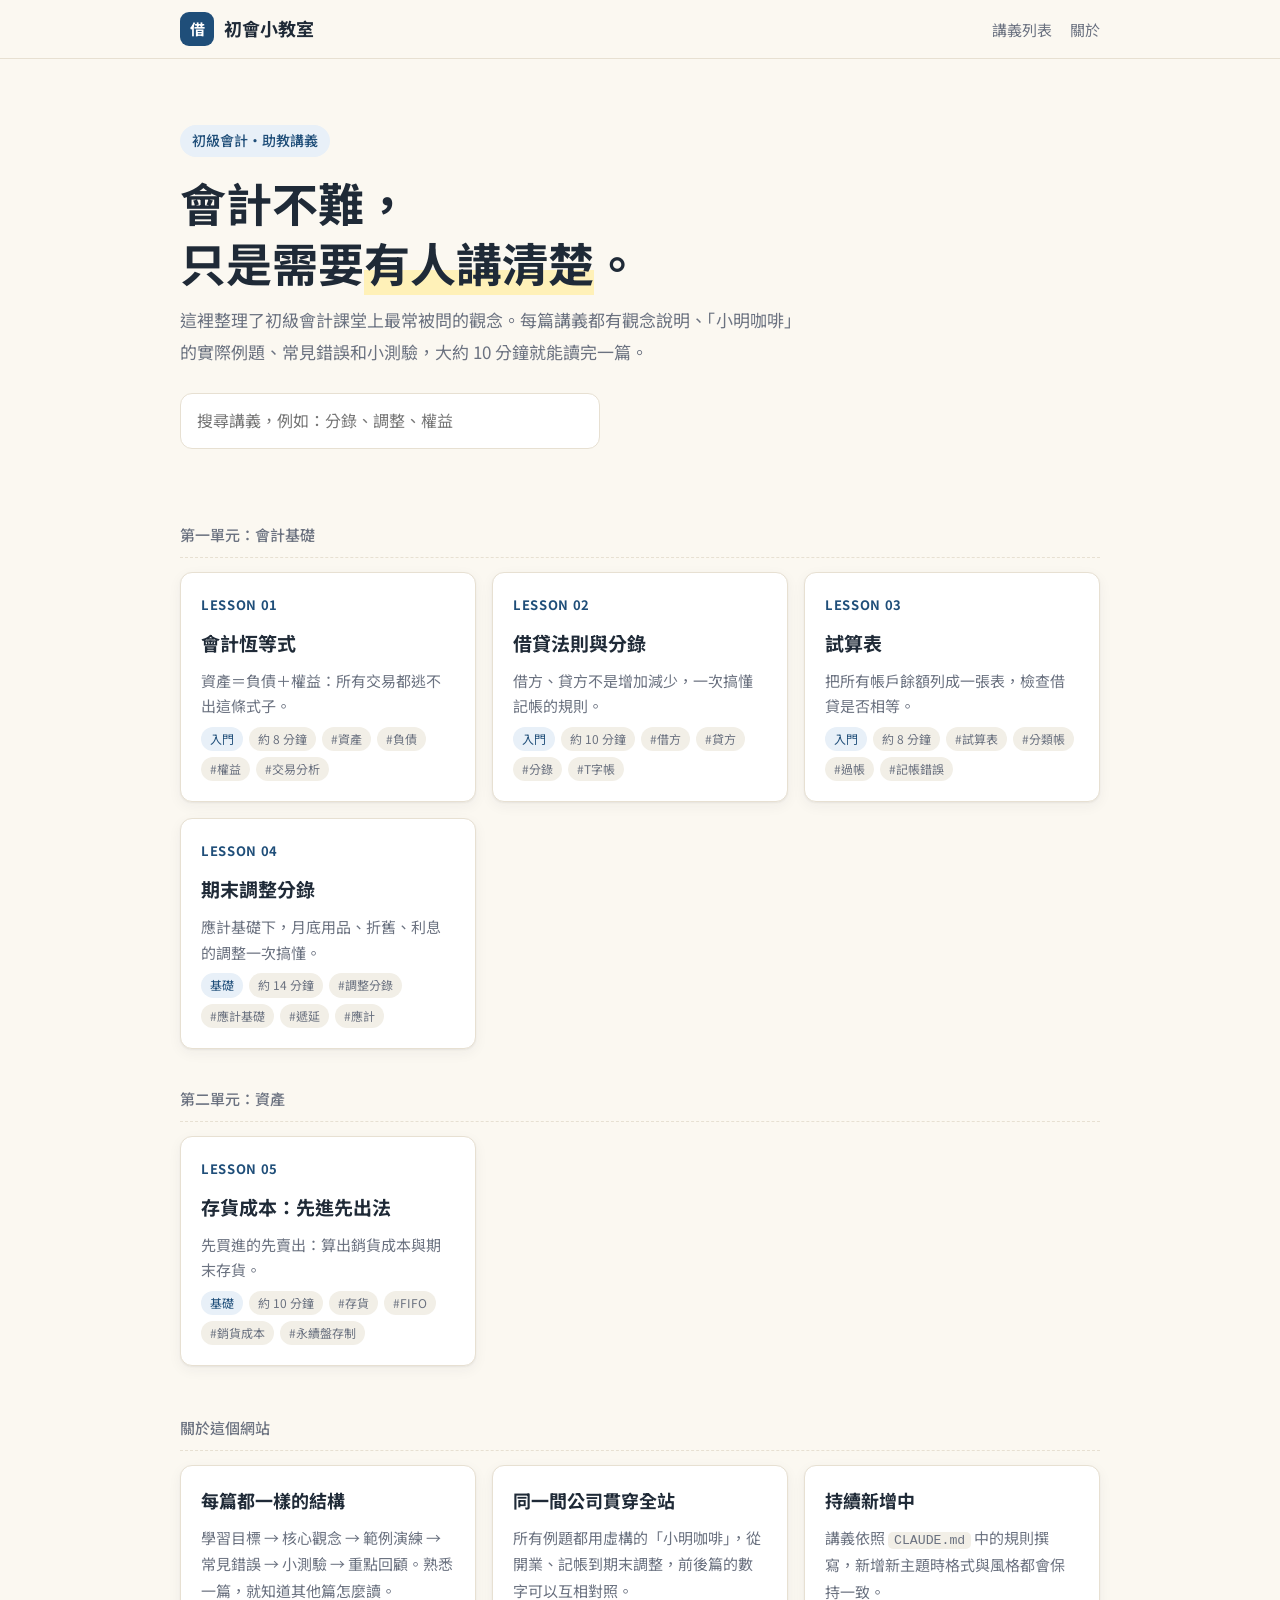
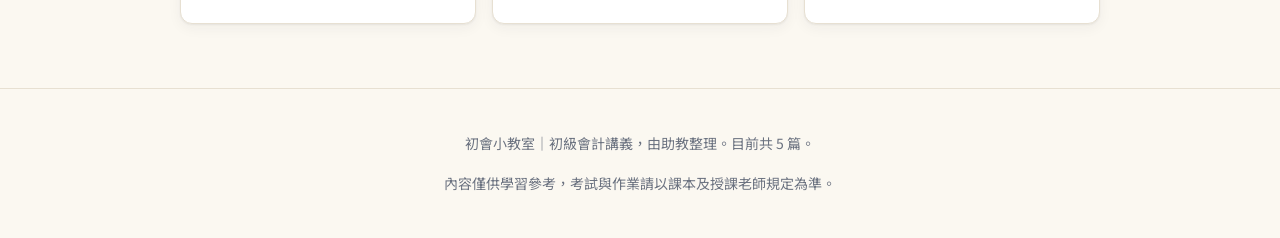
<file: index.html>
<!DOCTYPE html>
<html lang="zh-Hant-TW">
<head>
  <meta charset="UTF-8">
  <meta name="viewport" content="width=device-width, initial-scale=1.0">
  <title>初會小教室｜初級會計講義</title>
  <meta name="description" content="給大一新生的初級會計講義：會計恆等式、借貸法則、調整分錄，每篇 10 分鐘讀完。">
  <link rel="preconnect" href="https://fonts.googleapis.com">
  <link rel="preconnect" href="https://fonts.gstatic.com" crossorigin>
  <link href="https://fonts.googleapis.com/css2?family=Noto+Sans+TC:wght@400;500;700&display=swap" rel="stylesheet">
  <link rel="stylesheet" href="assets/style.css">
</head>
<body data-root=".">
  <header id="site-header"></header>

  <main class="container">
    <section class="hero">
      <span class="eyebrow">初級會計・助教講義</span>
      <h1>會計不難，<br>只是需要<span class="mark">有人講清楚</span>。</h1>
      <p>這裡整理了初級會計課堂上最常被問的觀念。每篇講義都有觀念說明、「小明咖啡」的實際例題、常見錯誤和小測驗，大約 10 分鐘就能讀完一篇。</p>
      <input id="lesson-search" class="search" type="search" placeholder="搜尋講義，例如：分錄、調整、權益">
    </section>

    <section id="lessons">
      <div id="lesson-list"></div>
    </section>

    <section id="about" class="about">
      <h2 class="unit-title">關於這個網站</h2>
      <div class="about-grid">
        <div class="concept">
          <h3>每篇都一樣的結構</h3>
          <p>學習目標 → 核心觀念 → 範例演練 → 常見錯誤 → 小測驗 → 重點回顧。熟悉一篇，就知道其他篇怎麼讀。</p>
        </div>
        <div class="concept">
          <h3>同一間公司貫穿全站</h3>
          <p>所有例題都用虛構的「小明咖啡」，從開業、記帳到期末調整，前後篇的數字可以互相對照。</p>
        </div>
        <div class="concept">
          <h3>持續新增中</h3>
          <p>講義依照 <code>CLAUDE.md</code> 中的規則撰寫，新增新主題時格式與風格都會保持一致。</p>
        </div>
      </div>
    </section>
  </main>

  <footer id="site-footer"></footer>

  <script src="data/lessons.js"></script>
  <script src="assets/site.js"></script>
</body>
</html>
</file>
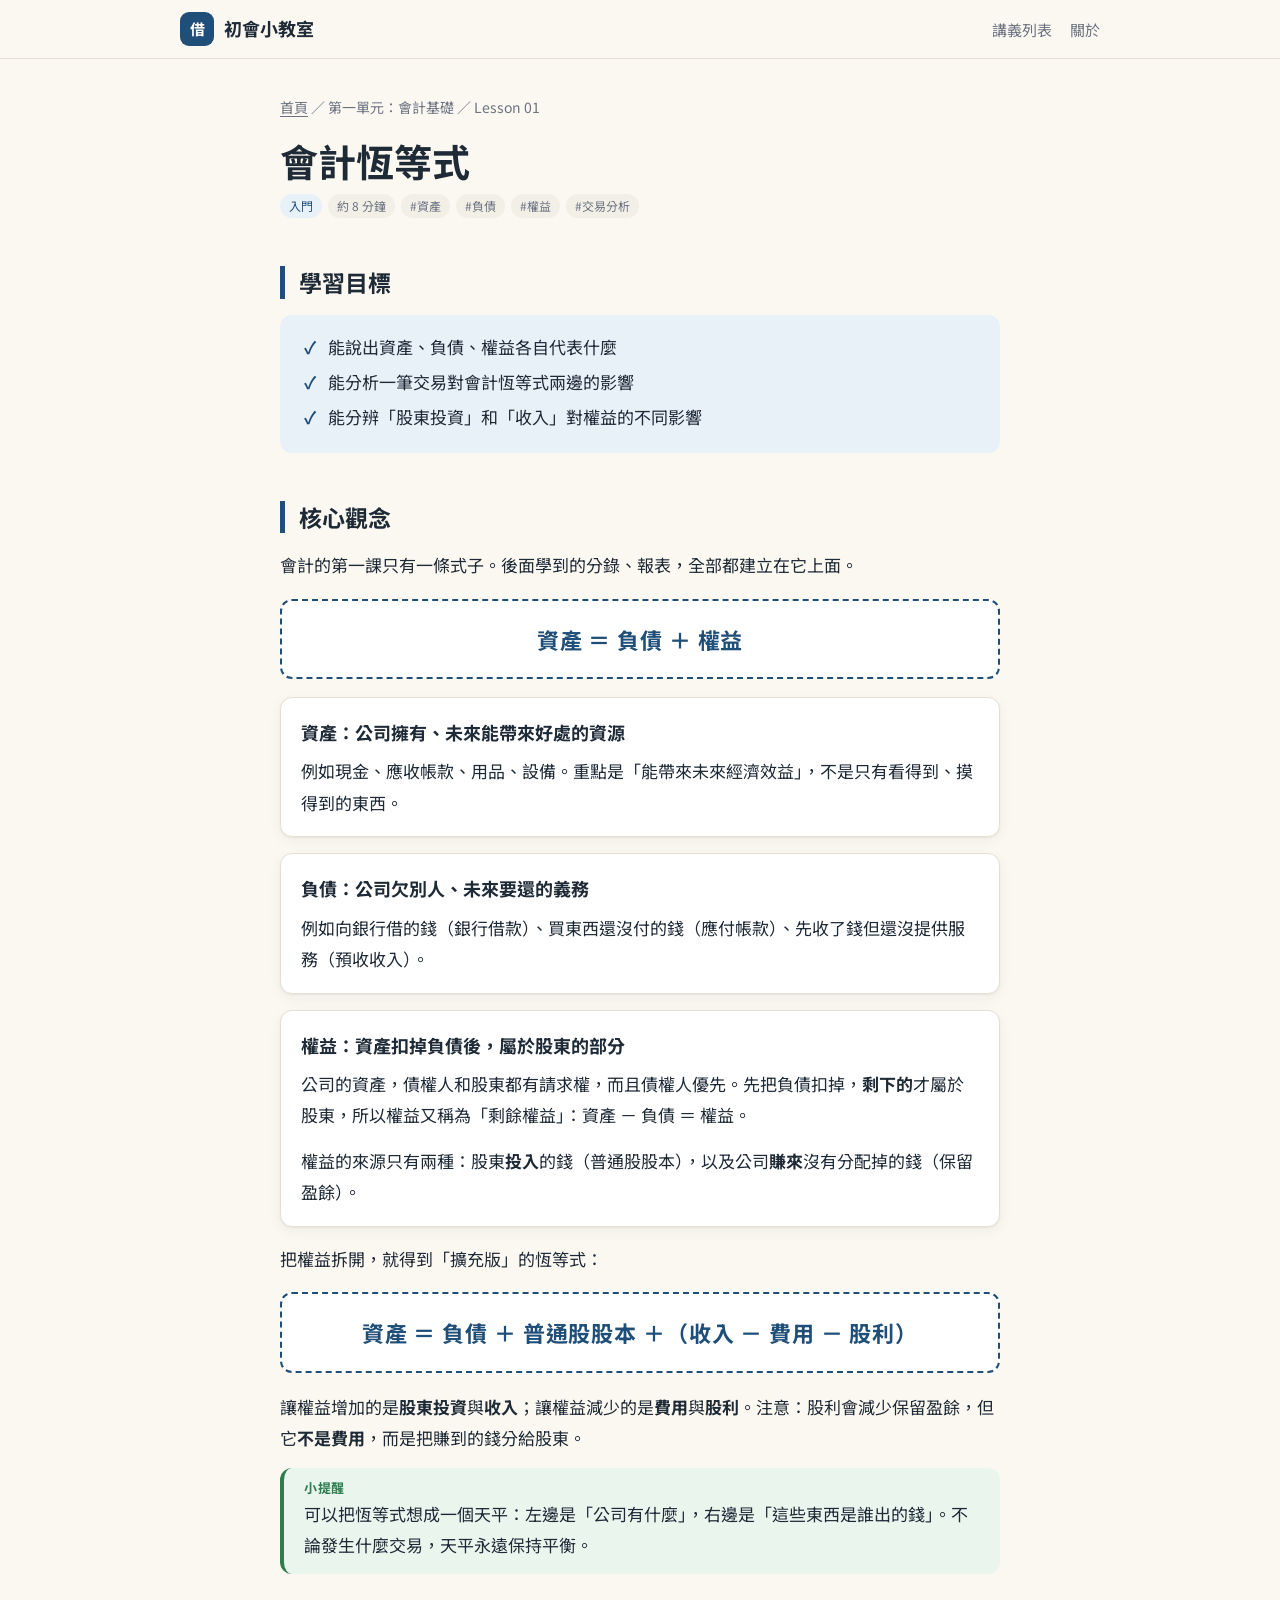
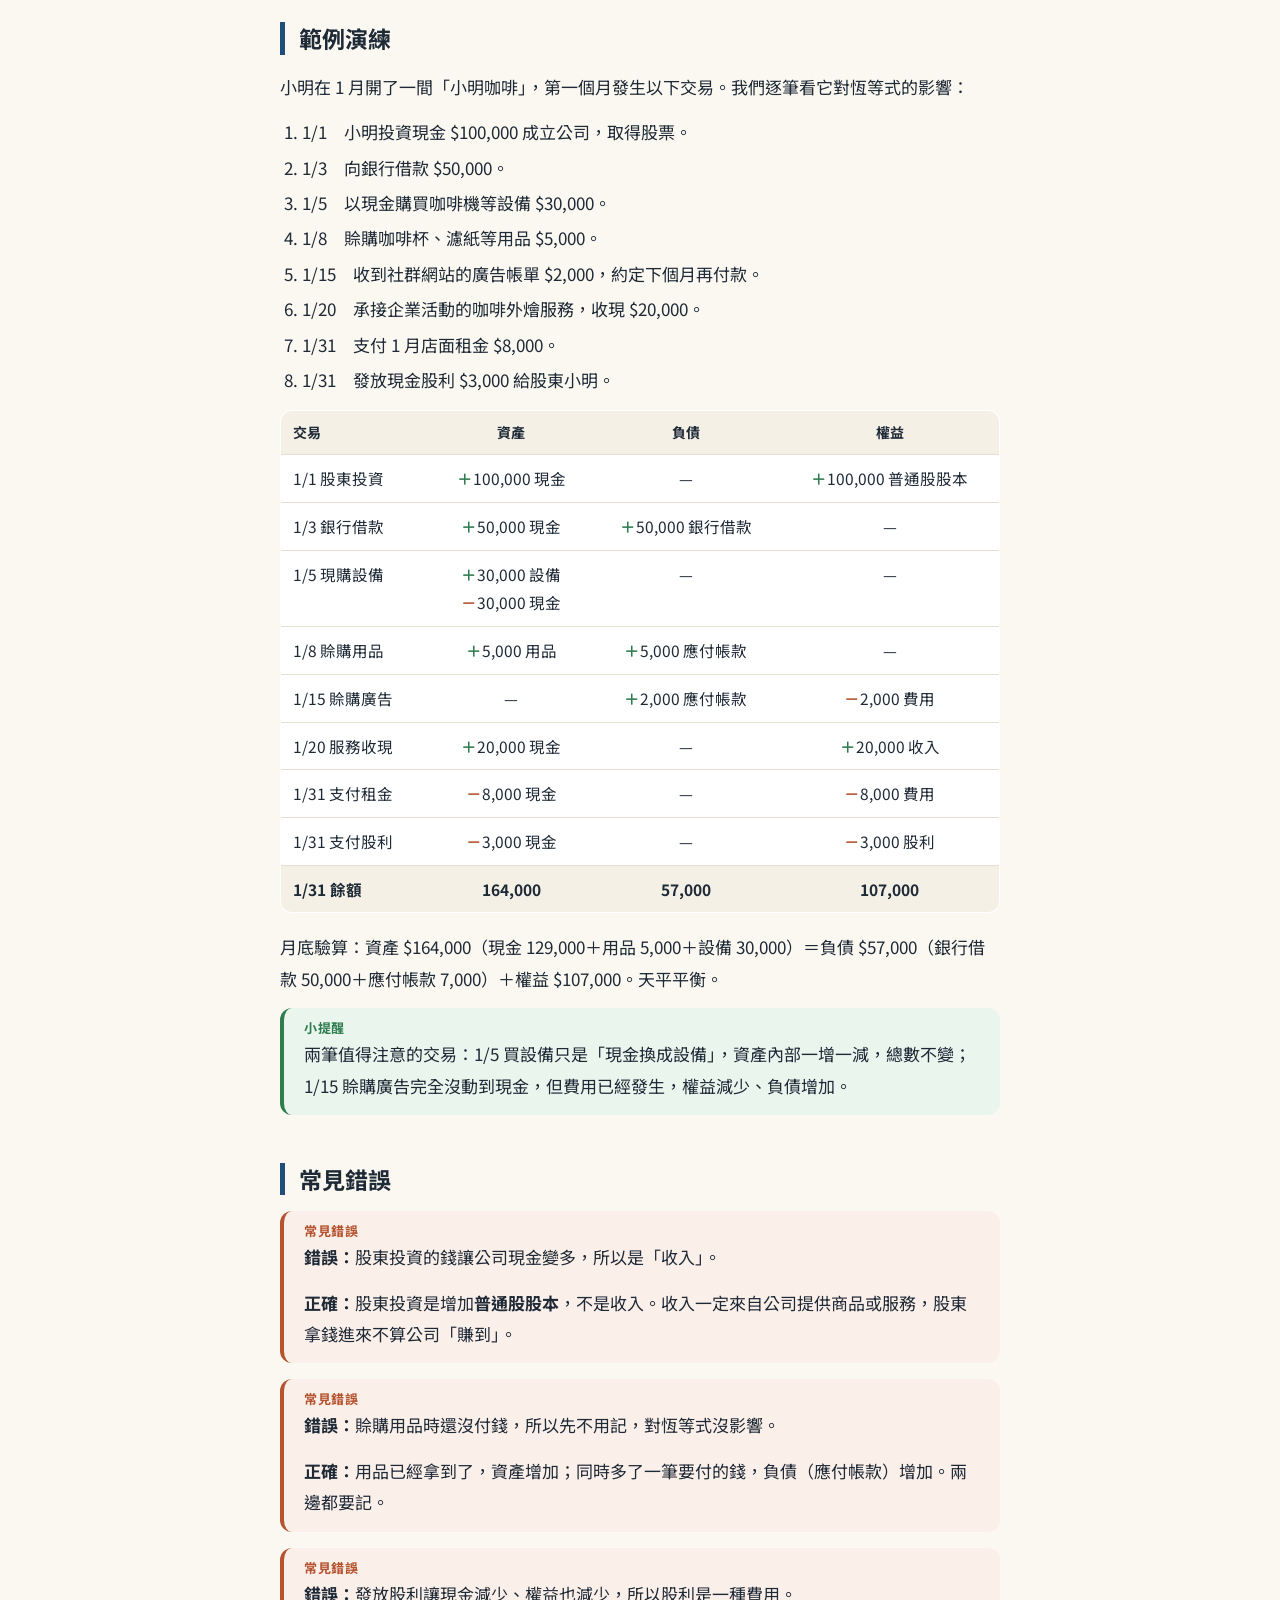
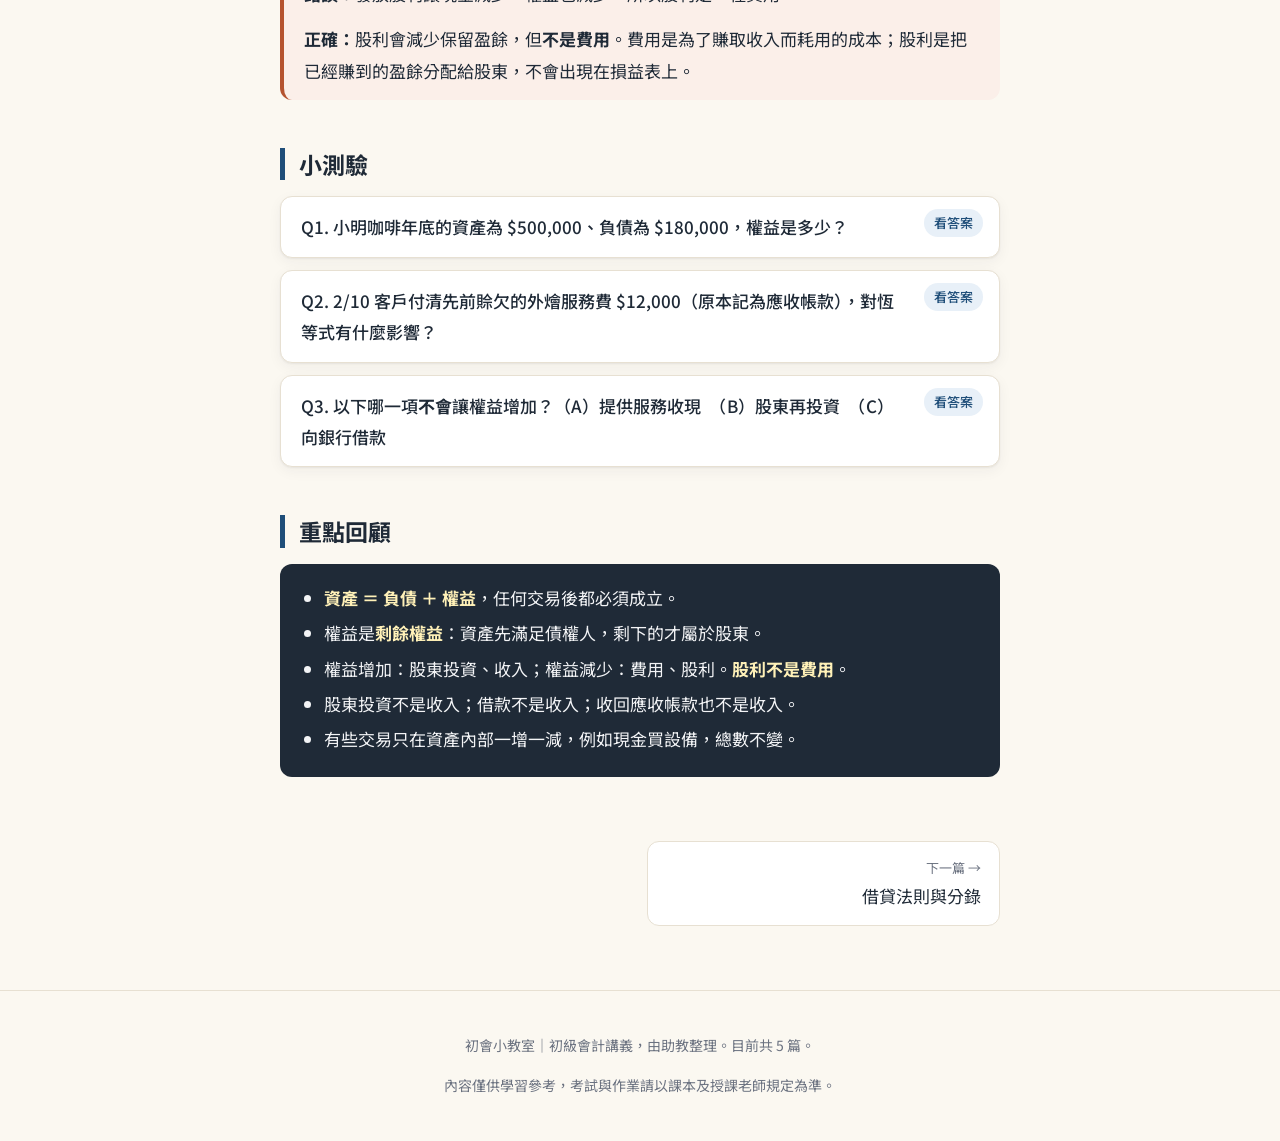
<file: 01-accounting-equation.html>
<!DOCTYPE html>
<html lang="zh-Hant-TW">
<head>
  <meta charset="UTF-8">
  <meta name="viewport" content="width=device-width, initial-scale=1.0">
  <title>會計恆等式｜初會小教室</title>
  <meta name="description" content="資產＝負債＋權益：所有交易都逃不出這條式子。">
  <link rel="preconnect" href="https://fonts.googleapis.com">
  <link rel="preconnect" href="https://fonts.gstatic.com" crossorigin>
  <link href="https://fonts.googleapis.com/css2?family=Noto+Sans+TC:wght@400;500;700&display=swap" rel="stylesheet">
  <link rel="stylesheet" href="../assets/style.css">
</head>
<body data-root=".." data-lesson="01-accounting-equation">
  <header id="site-header"></header>

  <main class="lesson">
    <p class="breadcrumb" id="lesson-breadcrumb"></p>
    <h1>會計恆等式</h1>
    <div class="lesson-meta badges" id="lesson-meta"></div>

    <h2>學習目標</h2>
    <div class="goal"><ul>
      <li>能說出資產、負債、權益各自代表什麼</li>
      <li>能分析一筆交易對會計恆等式兩邊的影響</li>
      <li>能分辨「股東投資」和「收入」對權益的不同影響</li>
    </ul></div>

    <h2>核心觀念</h2>
    <p>會計的第一課只有一條式子。後面學到的分錄、報表，全部都建立在它上面。</p>
    <p class="formula">資產 ＝ 負債 ＋ 權益</p>

    <div class="concept">
      <h3>資產：公司擁有、未來能帶來好處的資源</h3>
      <p>例如現金、應收帳款、用品、設備。重點是「能帶來未來經濟效益」，不是只有看得到、摸得到的東西。</p>
    </div>
    <div class="concept">
      <h3>負債：公司欠別人、未來要還的義務</h3>
      <p>例如向銀行借的錢（銀行借款）、買東西還沒付的錢（應付帳款）、先收了錢但還沒提供服務（預收收入）。</p>
    </div>
    <div class="concept">
      <h3>權益：資產扣掉負債後，屬於股東的部分</h3>
      <p>公司的資產，債權人和股東都有請求權，而且債權人優先。先把負債扣掉，<strong>剩下的</strong>才屬於股東，所以權益又稱為「剩餘權益」：資產 － 負債 ＝ 權益。</p>
      <p>權益的來源只有兩種：股東<strong>投入</strong>的錢（普通股股本），以及公司<strong>賺來</strong>沒有分配掉的錢（保留盈餘）。</p>
    </div>

    <p>把權益拆開，就得到「擴充版」的恆等式：</p>
    <p class="formula">資產 ＝ 負債 ＋ 普通股股本 ＋（收入 － 費用 － 股利）</p>
    <p>讓權益增加的是<strong>股東投資</strong>與<strong>收入</strong>；讓權益減少的是<strong>費用</strong>與<strong>股利</strong>。注意：股利會減少保留盈餘，但它<strong>不是費用</strong>，而是把賺到的錢分給股東。</p>

    <div class="tip"><p>可以把恆等式想成一個天平：左邊是「公司有什麼」，右邊是「這些東西是誰出的錢」。不論發生什麼交易，天平永遠保持平衡。</p></div>

    <h2>範例演練</h2>
    <p>小明在 1 月開了一間「小明咖啡」，第一個月發生以下交易。我們逐筆看它對恆等式的影響：</p>
    <ol>
      <li>1/1　小明投資現金 $100,000 成立公司，取得股票。</li>
      <li>1/3　向銀行借款 $50,000。</li>
      <li>1/5　以現金購買咖啡機等設備 $30,000。</li>
      <li>1/8　賒購咖啡杯、濾紙等用品 $5,000。</li>
      <li>1/15　收到社群網站的廣告帳單 $2,000，約定下個月再付款。</li>
      <li>1/20　承接企業活動的咖啡外燴服務，收現 $20,000。</li>
      <li>1/31　支付 1 月店面租金 $8,000。</li>
      <li>1/31　發放現金股利 $3,000 給股東小明。</li>
    </ol>

    <div class="table-wrap">
      <table class="analysis">
        <thead>
          <tr><th>交易</th><th>資產</th><th>負債</th><th>權益</th></tr>
        </thead>
        <tbody>
          <tr><td>1/1 股東投資</td><td><span class="up">＋</span>100,000 現金</td><td>—</td><td><span class="up">＋</span>100,000 普通股股本</td></tr>
          <tr><td>1/3 銀行借款</td><td><span class="up">＋</span>50,000 現金</td><td><span class="up">＋</span>50,000 銀行借款</td><td>—</td></tr>
          <tr><td>1/5 現購設備</td><td><span class="up">＋</span>30,000 設備<br><span class="down">－</span>30,000 現金</td><td>—</td><td>—</td></tr>
          <tr><td>1/8 賒購用品</td><td><span class="up">＋</span>5,000 用品</td><td><span class="up">＋</span>5,000 應付帳款</td><td>—</td></tr>
          <tr><td>1/15 賒購廣告</td><td>—</td><td><span class="up">＋</span>2,000 應付帳款</td><td><span class="down">－</span>2,000 費用</td></tr>
          <tr><td>1/20 服務收現</td><td><span class="up">＋</span>20,000 現金</td><td>—</td><td><span class="up">＋</span>20,000 收入</td></tr>
          <tr><td>1/31 支付租金</td><td><span class="down">－</span>8,000 現金</td><td>—</td><td><span class="down">－</span>8,000 費用</td></tr>
          <tr><td>1/31 支付股利</td><td><span class="down">－</span>3,000 現金</td><td>—</td><td><span class="down">－</span>3,000 股利</td></tr>
          <tr class="total"><td>1/31 餘額</td><td>164,000</td><td>57,000</td><td>107,000</td></tr>
        </tbody>
      </table>
    </div>

    <p>月底驗算：資產 $164,000（現金 129,000＋用品 5,000＋設備 30,000）＝負債 $57,000（銀行借款 50,000＋應付帳款 7,000）＋權益 $107,000。天平平衡。</p>
    <div class="tip"><p>兩筆值得注意的交易：1/5 買設備只是「現金換成設備」，資產內部一增一減，總數不變；1/15 賒購廣告完全沒動到現金，但費用已經發生，權益減少、負債增加。</p></div>

    <h2>常見錯誤</h2>
    <div class="warn">
      <p><strong>錯誤：</strong>股東投資的錢讓公司現金變多，所以是「收入」。</p>
      <p><strong>正確：</strong>股東投資是增加<strong>普通股股本</strong>，不是收入。收入一定來自公司提供商品或服務，股東拿錢進來不算公司「賺到」。</p>
    </div>
    <div class="warn">
      <p><strong>錯誤：</strong>賒購用品時還沒付錢，所以先不用記，對恆等式沒影響。</p>
      <p><strong>正確：</strong>用品已經拿到了，資產增加；同時多了一筆要付的錢，負債（應付帳款）增加。兩邊都要記。</p>
    </div>
    <div class="warn">
      <p><strong>錯誤：</strong>發放股利讓現金減少、權益也減少，所以股利是一種費用。</p>
      <p><strong>正確：</strong>股利會減少保留盈餘，但<strong>不是費用</strong>。費用是為了賺取收入而耗用的成本；股利是把已經賺到的盈餘分配給股東，不會出現在損益表上。</p>
    </div>

    <h2>小測驗</h2>
    <details class="quiz">
      <summary>Q1. 小明咖啡年底的資產為 $500,000、負債為 $180,000，權益是多少？</summary>
      <div class="answer">
        <p><strong>答案：</strong>$320,000</p>
        <p>權益 ＝ 資產 － 負債 ＝ 500,000 － 180,000 ＝ 320,000。</p>
      </div>
    </details>
    <details class="quiz">
      <summary>Q2. 2/10 客戶付清先前賒欠的外燴服務費 $12,000（原本記為應收帳款），對恆等式有什麼影響？</summary>
      <div class="answer">
        <p><strong>答案：</strong>現金增加 $12,000、應收帳款減少 $12,000，總資產不變，負債和權益也不變。</p>
        <p>收入在提供服務時就已經記過了，現在收到錢只是「應收帳款換成現金」，不能再記一次收入。</p>
      </div>
    </details>
    <details class="quiz">
      <summary>Q3. 以下哪一項<strong>不會</strong>讓權益增加？（A）提供服務收現　（B）股東再投資　（C）向銀行借款</summary>
      <div class="answer">
        <p><strong>答案：</strong>（C）向銀行借款</p>
        <p>借款讓資產和負債同時增加，權益不變。（A）是收入、（B）是普通股股本增加，兩者都會讓權益增加。</p>
      </div>
    </details>

    <h2>重點回顧</h2>
    <div class="recap"><ul>
      <li><strong>資產 ＝ 負債 ＋ 權益</strong>，任何交易後都必須成立。</li>
      <li>權益是<strong>剩餘權益</strong>：資產先滿足債權人，剩下的才屬於股東。</li>
      <li>權益增加：股東投資、收入；權益減少：費用、股利。<strong>股利不是費用</strong>。</li>
      <li>股東投資不是收入；借款不是收入；收回應收帳款也不是收入。</li>
      <li>有些交易只在資產內部一增一減，例如現金買設備，總數不變。</li>
    </ul></div>
  </main>

  <nav id="lesson-pager"></nav>
  <footer id="site-footer"></footer>

  <script src="../data/lessons.js"></script>
  <script src="../assets/site.js"></script>
</body>
</html>
</file>
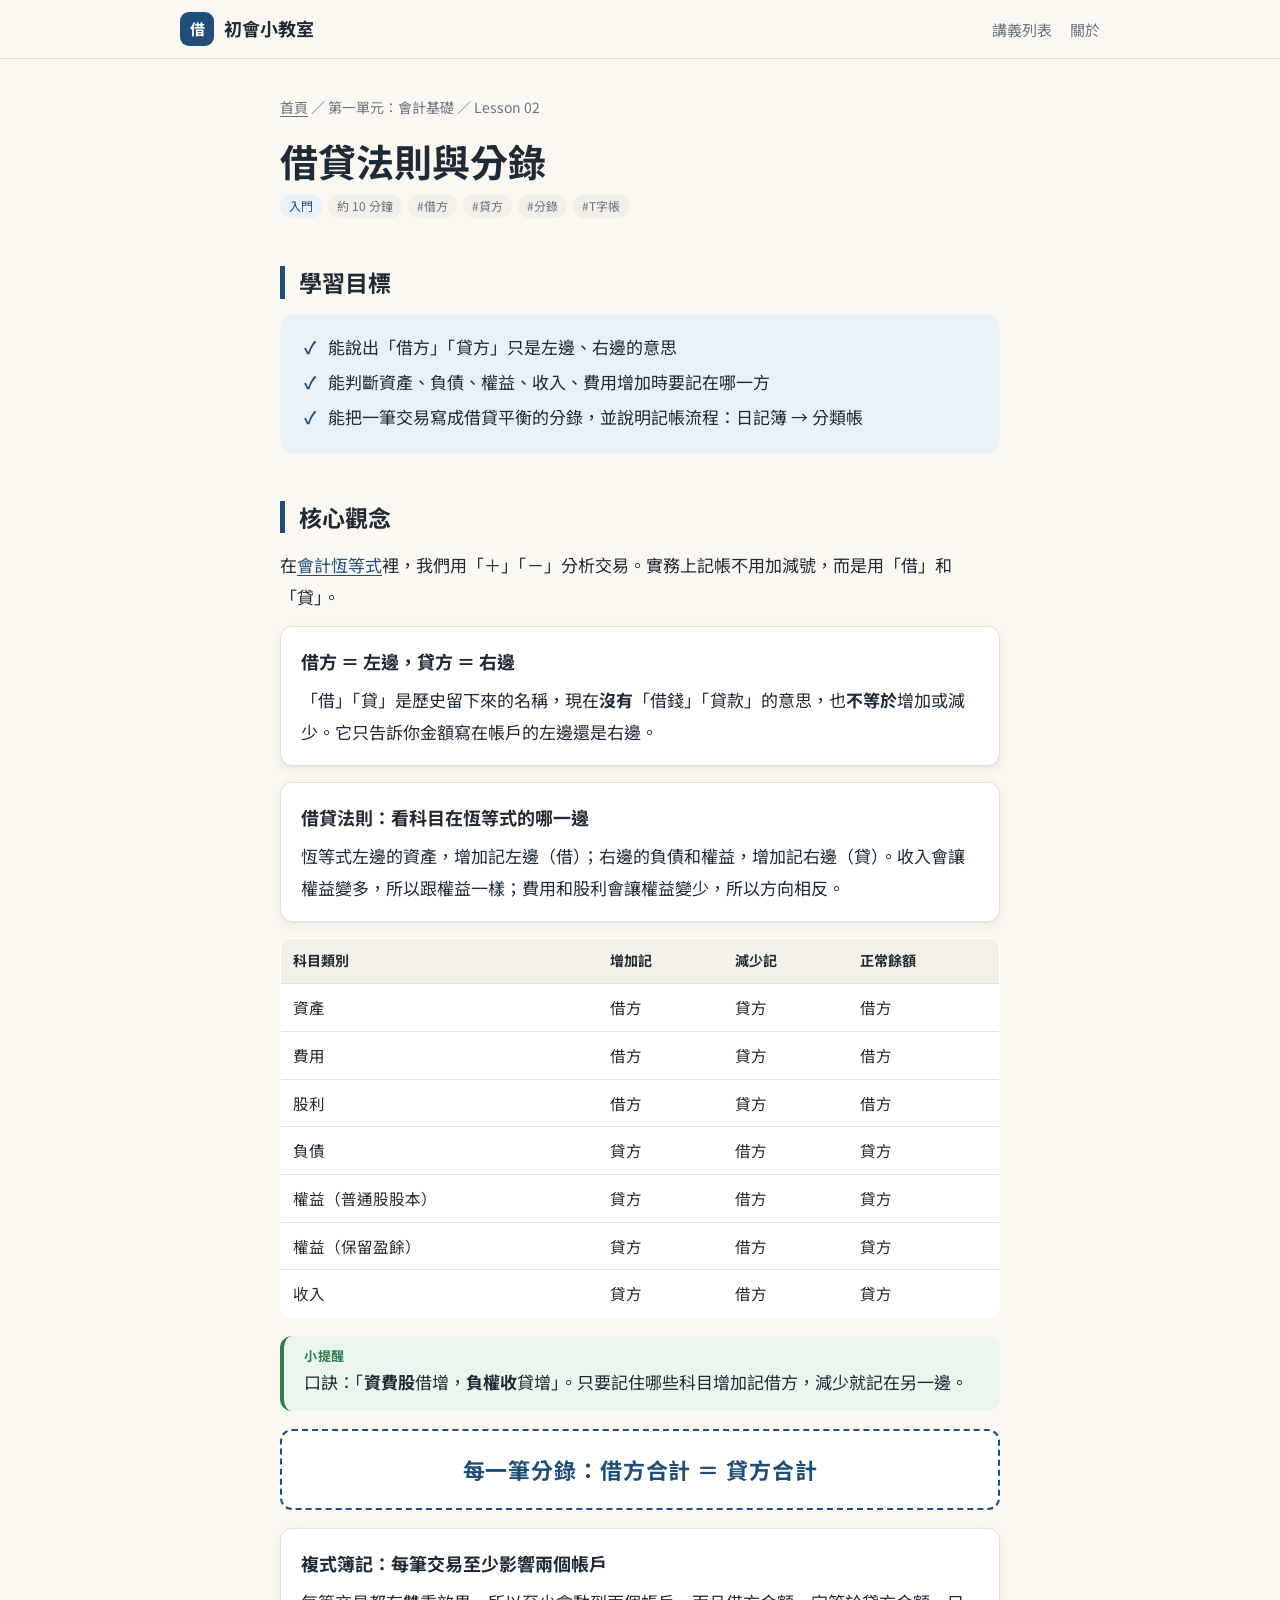
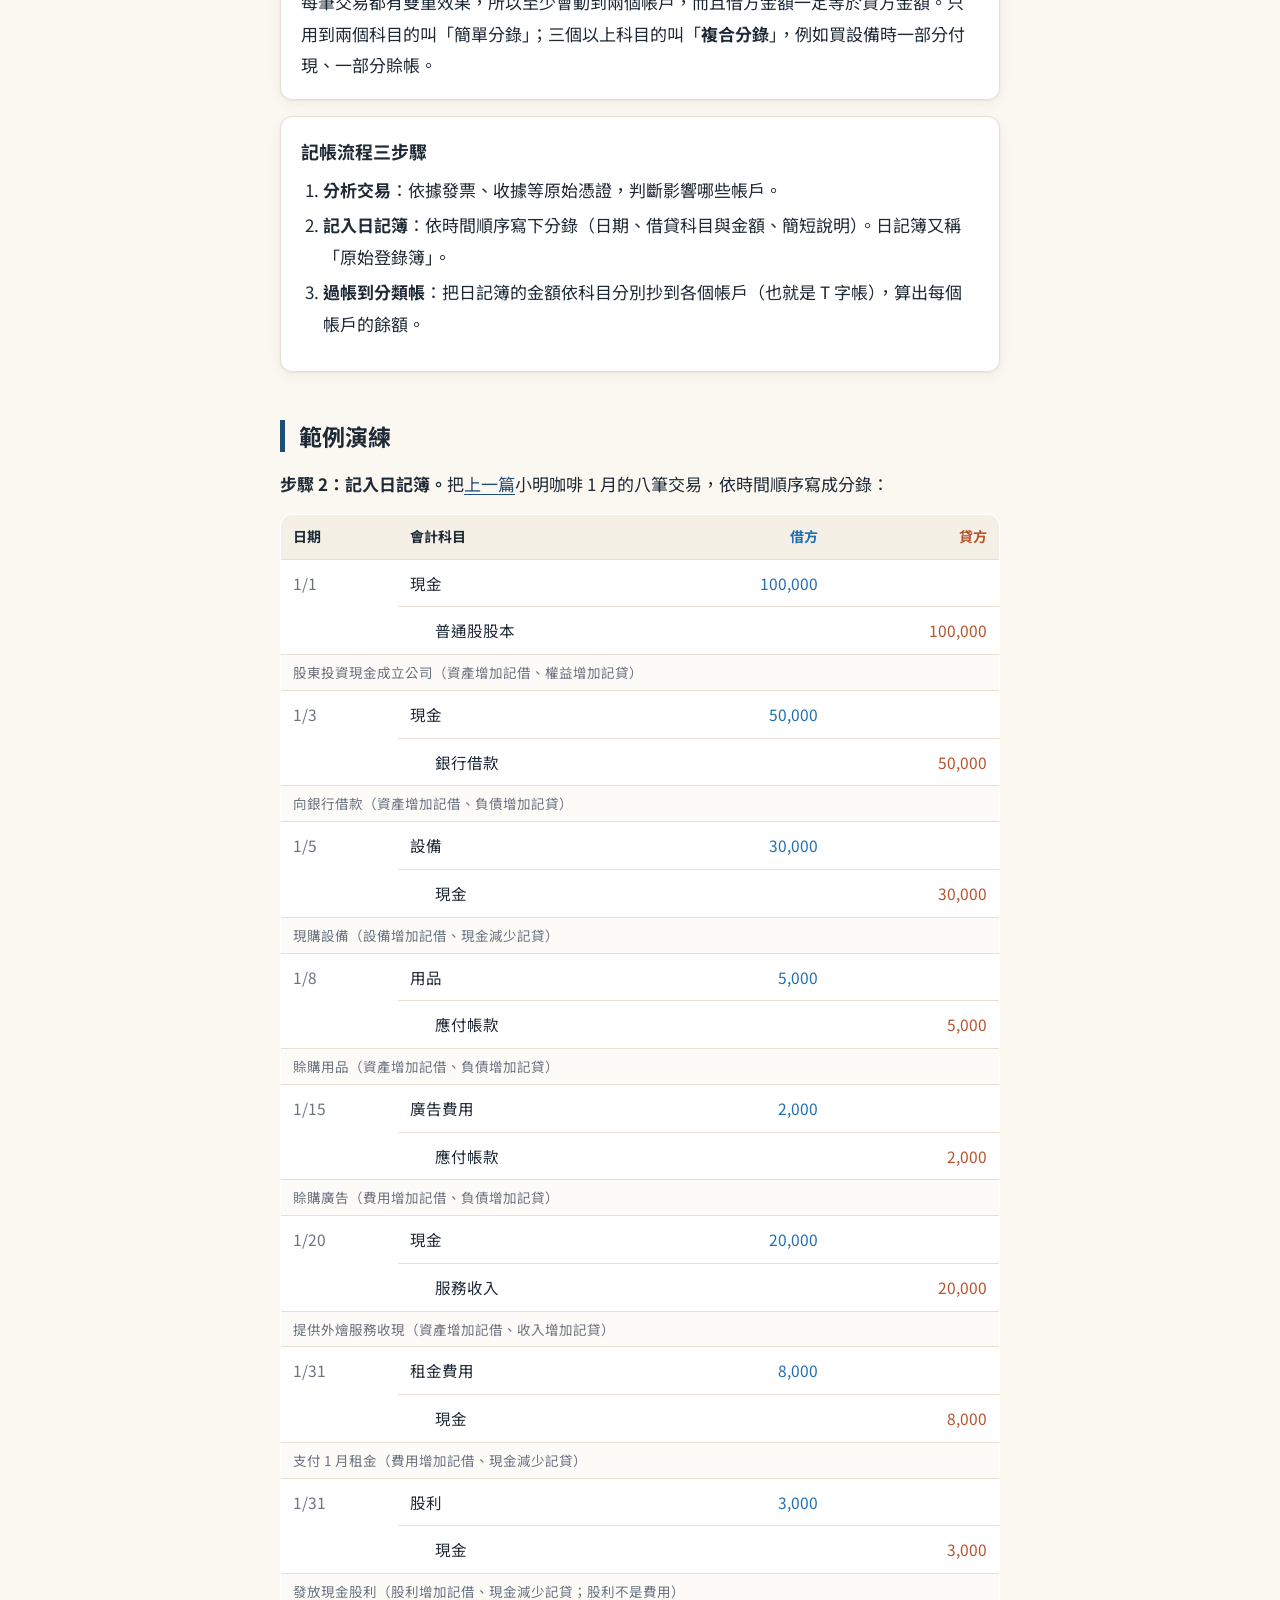
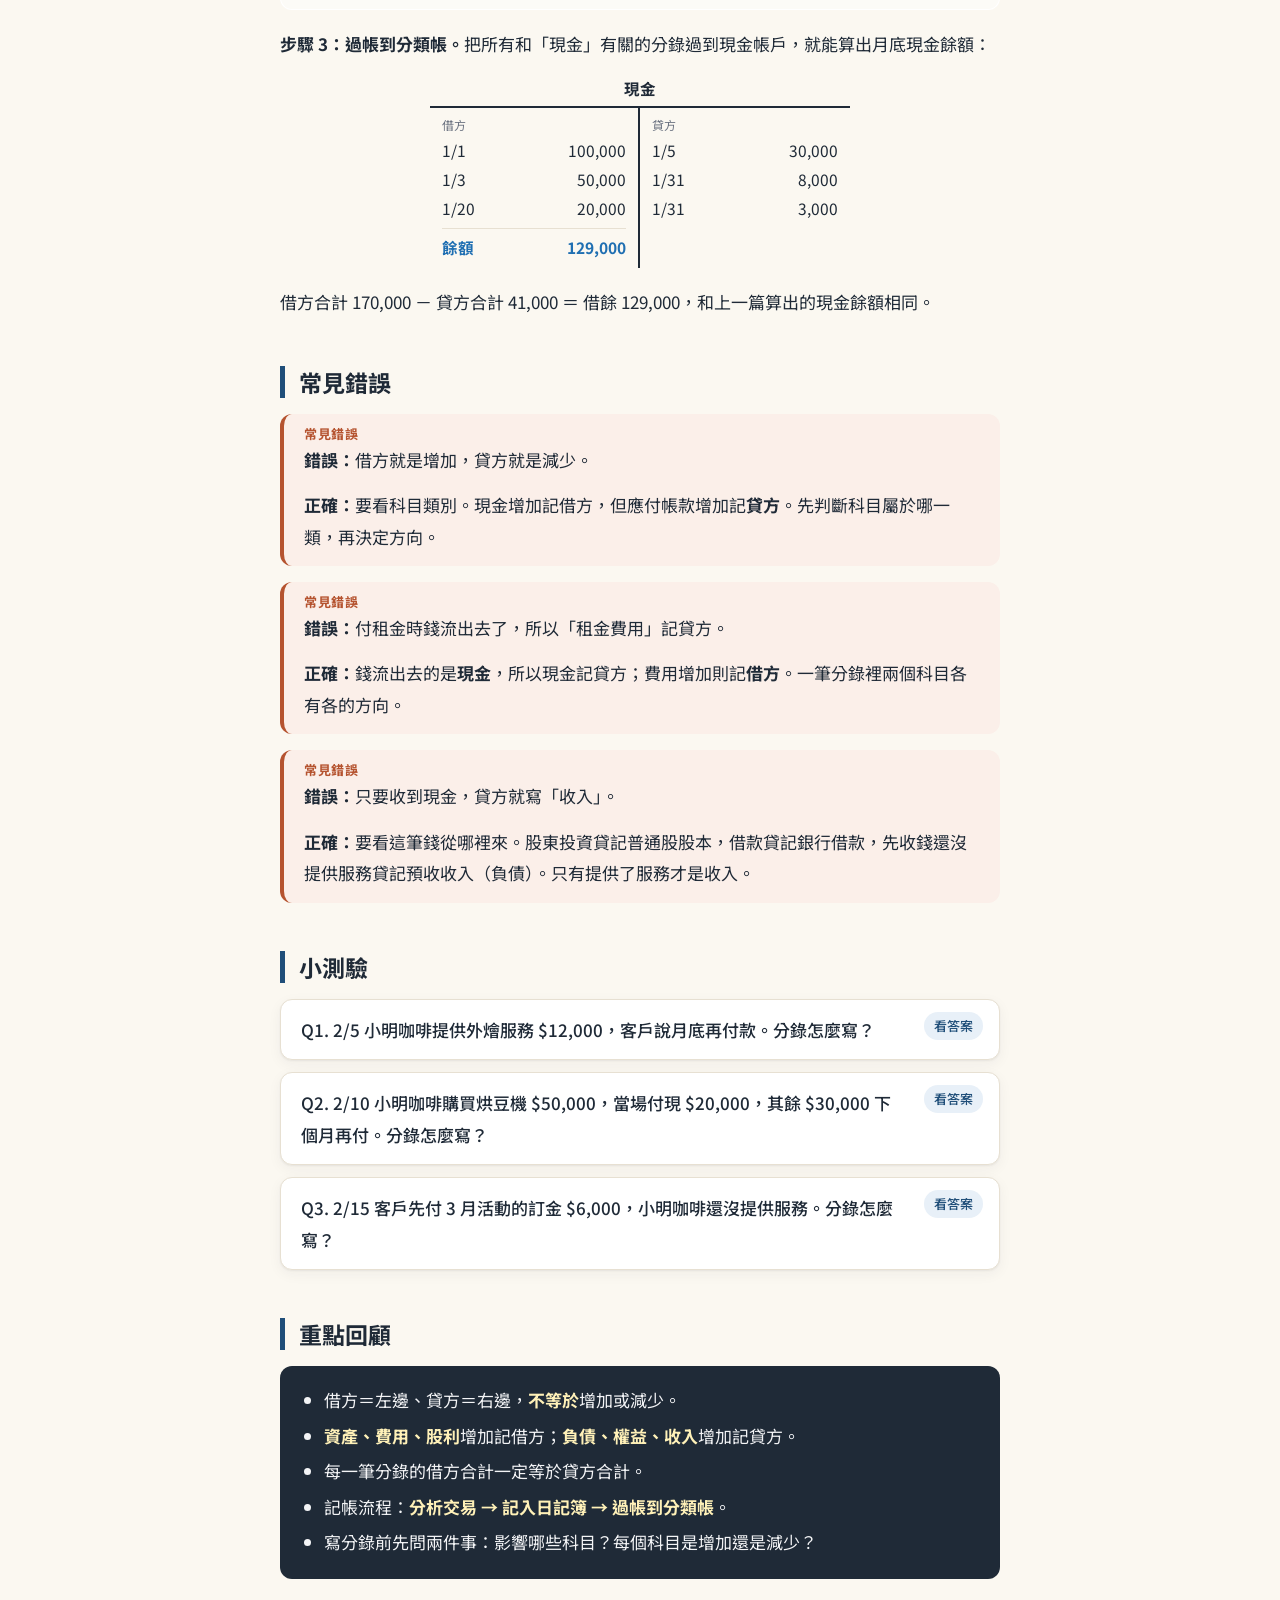
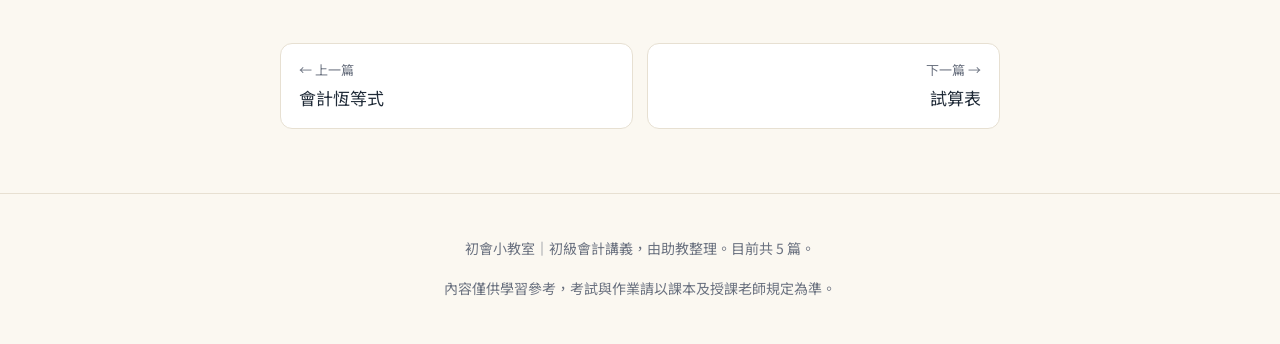
<file: 02-debit-credit.html>
<!DOCTYPE html>
<html lang="zh-Hant-TW">
<head>
  <meta charset="UTF-8">
  <meta name="viewport" content="width=device-width, initial-scale=1.0">
  <title>借貸法則與分錄｜初會小教室</title>
  <meta name="description" content="借方、貸方不是增加減少，一次搞懂記帳的規則。">
  <link rel="preconnect" href="https://fonts.googleapis.com">
  <link rel="preconnect" href="https://fonts.gstatic.com" crossorigin>
  <link href="https://fonts.googleapis.com/css2?family=Noto+Sans+TC:wght@400;500;700&display=swap" rel="stylesheet">
  <link rel="stylesheet" href="../assets/style.css">
</head>
<body data-root=".." data-lesson="02-debit-credit">
  <header id="site-header"></header>

  <main class="lesson">
    <p class="breadcrumb" id="lesson-breadcrumb"></p>
    <h1>借貸法則與分錄</h1>
    <div class="lesson-meta badges" id="lesson-meta"></div>

    <h2>學習目標</h2>
    <div class="goal"><ul>
      <li>能說出「借方」「貸方」只是左邊、右邊的意思</li>
      <li>能判斷資產、負債、權益、收入、費用增加時要記在哪一方</li>
      <li>能把一筆交易寫成借貸平衡的分錄，並說明記帳流程：日記簿 → 分類帳</li>
    </ul></div>

    <h2>核心觀念</h2>
    <p>在<a href="01-accounting-equation.html">會計恆等式</a>裡，我們用「＋」「－」分析交易。實務上記帳不用加減號，而是用「借」和「貸」。</p>

    <div class="concept">
      <h3>借方 ＝ 左邊，貸方 ＝ 右邊</h3>
      <p>「借」「貸」是歷史留下來的名稱，現在<strong>沒有</strong>「借錢」「貸款」的意思，也<strong>不等於</strong>增加或減少。它只告訴你金額寫在帳戶的左邊還是右邊。</p>
    </div>

    <div class="concept">
      <h3>借貸法則：看科目在恆等式的哪一邊</h3>
      <p>恆等式左邊的資產，增加記左邊（借）；右邊的負債和權益，增加記右邊（貸）。收入會讓權益變多，所以跟權益一樣；費用和股利會讓權益變少，所以方向相反。</p>
    </div>

    <div class="table-wrap">
      <table class="simple">
        <thead><tr><th>科目類別</th><th>增加記</th><th>減少記</th><th>正常餘額</th></tr></thead>
        <tbody>
          <tr><td>資產</td><td>借方</td><td>貸方</td><td>借方</td></tr>
          <tr><td>費用</td><td>借方</td><td>貸方</td><td>借方</td></tr>
          <tr><td>股利</td><td>借方</td><td>貸方</td><td>借方</td></tr>
          <tr><td>負債</td><td>貸方</td><td>借方</td><td>貸方</td></tr>
          <tr><td>權益（普通股股本）</td><td>貸方</td><td>借方</td><td>貸方</td></tr>
          <tr><td>權益（保留盈餘）</td><td>貸方</td><td>借方</td><td>貸方</td></tr>
          <tr><td>收入</td><td>貸方</td><td>借方</td><td>貸方</td></tr>
        </tbody>
      </table>
    </div>

    <div class="tip"><p>口訣：「<strong>資費股</strong>借增，<strong>負權收</strong>貸增」。只要記住哪些科目增加記借方，減少就記在另一邊。</p></div>

    <p class="formula">每一筆分錄：借方合計 ＝ 貸方合計</p>

    <div class="concept">
      <h3>複式簿記：每筆交易至少影響兩個帳戶</h3>
      <p>每筆交易都有雙重效果，所以至少會動到兩個帳戶，而且借方金額一定等於貸方金額。只用到兩個科目的叫「簡單分錄」；三個以上科目的叫「<strong>複合分錄</strong>」，例如買設備時一部分付現、一部分賒帳。</p>
    </div>

    <div class="concept">
      <h3>記帳流程三步驟</h3>
      <ol>
        <li><strong>分析交易</strong>：依據發票、收據等原始憑證，判斷影響哪些帳戶。</li>
        <li><strong>記入日記簿</strong>：依時間順序寫下分錄（日期、借貸科目與金額、簡短說明）。日記簿又稱「原始登錄簿」。</li>
        <li><strong>過帳到分類帳</strong>：把日記簿的金額依科目分別抄到各個帳戶（也就是 T 字帳），算出每個帳戶的餘額。</li>
      </ol>
    </div>

    <h2>範例演練</h2>
    <p><strong>步驟 2：記入日記簿。</strong>把<a href="01-accounting-equation.html">上一篇</a>小明咖啡 1 月的八筆交易，依時間順序寫成分錄：</p>

    <div class="table-wrap">
      <table class="journal">
        <thead><tr><th>日期</th><th>會計科目</th><th>借方</th><th>貸方</th></tr></thead>
        <tbody>
          <tr><td rowspan="2">1/1</td><td>現金</td><td class="num">100,000</td><td></td></tr>
          <tr class="cr"><td>普通股股本</td><td></td><td class="num">100,000</td></tr>
          <tr class="memo"><td colspan="4">股東投資現金成立公司（資產增加記借、權益增加記貸）</td></tr>

          <tr><td rowspan="2">1/3</td><td>現金</td><td class="num">50,000</td><td></td></tr>
          <tr class="cr"><td>銀行借款</td><td></td><td class="num">50,000</td></tr>
          <tr class="memo"><td colspan="4">向銀行借款（資產增加記借、負債增加記貸）</td></tr>

          <tr><td rowspan="2">1/5</td><td>設備</td><td class="num">30,000</td><td></td></tr>
          <tr class="cr"><td>現金</td><td></td><td class="num">30,000</td></tr>
          <tr class="memo"><td colspan="4">現購設備（設備增加記借、現金減少記貸）</td></tr>

          <tr><td rowspan="2">1/8</td><td>用品</td><td class="num">5,000</td><td></td></tr>
          <tr class="cr"><td>應付帳款</td><td></td><td class="num">5,000</td></tr>
          <tr class="memo"><td colspan="4">賒購用品（資產增加記借、負債增加記貸）</td></tr>

          <tr><td rowspan="2">1/15</td><td>廣告費用</td><td class="num">2,000</td><td></td></tr>
          <tr class="cr"><td>應付帳款</td><td></td><td class="num">2,000</td></tr>
          <tr class="memo"><td colspan="4">賒購廣告（費用增加記借、負債增加記貸）</td></tr>

          <tr><td rowspan="2">1/20</td><td>現金</td><td class="num">20,000</td><td></td></tr>
          <tr class="cr"><td>服務收入</td><td></td><td class="num">20,000</td></tr>
          <tr class="memo"><td colspan="4">提供外燴服務收現（資產增加記借、收入增加記貸）</td></tr>

          <tr><td rowspan="2">1/31</td><td>租金費用</td><td class="num">8,000</td><td></td></tr>
          <tr class="cr"><td>現金</td><td></td><td class="num">8,000</td></tr>
          <tr class="memo"><td colspan="4">支付 1 月租金（費用增加記借、現金減少記貸）</td></tr>

          <tr><td rowspan="2">1/31</td><td>股利</td><td class="num">3,000</td><td></td></tr>
          <tr class="cr"><td>現金</td><td></td><td class="num">3,000</td></tr>
          <tr class="memo"><td colspan="4">發放現金股利（股利增加記借、現金減少記貸；股利不是費用）</td></tr>
        </tbody>
      </table>
    </div>

    <p><strong>步驟 3：過帳到分類帳。</strong>把所有和「現金」有關的分錄過到現金帳戶，就能算出月底現金餘額：</p>
    <div class="t-account">
      <div class="t-title">現金</div>
      <div class="t-body">
        <div class="t-side"><div class="t-label">借方</div>
          <div class="t-row"><span>1/1</span><span>100,000</span></div>
          <div class="t-row"><span>1/3</span><span>50,000</span></div>
          <div class="t-row"><span>1/20</span><span>20,000</span></div>
          <div class="t-row t-balance"><span>餘額</span><span>129,000</span></div>
        </div>
        <div class="t-side"><div class="t-label">貸方</div>
          <div class="t-row"><span>1/5</span><span>30,000</span></div>
          <div class="t-row"><span>1/31</span><span>8,000</span></div>
          <div class="t-row"><span>1/31</span><span>3,000</span></div>
        </div>
      </div>
    </div>
    <p>借方合計 170,000 － 貸方合計 41,000 ＝ 借餘 129,000，和上一篇算出的現金餘額相同。</p>

    <h2>常見錯誤</h2>
    <div class="warn">
      <p><strong>錯誤：</strong>借方就是增加，貸方就是減少。</p>
      <p><strong>正確：</strong>要看科目類別。現金增加記借方，但應付帳款增加記<strong>貸方</strong>。先判斷科目屬於哪一類，再決定方向。</p>
    </div>
    <div class="warn">
      <p><strong>錯誤：</strong>付租金時錢流出去了，所以「租金費用」記貸方。</p>
      <p><strong>正確：</strong>錢流出去的是<strong>現金</strong>，所以現金記貸方；費用增加則記<strong>借方</strong>。一筆分錄裡兩個科目各有各的方向。</p>
    </div>
    <div class="warn">
      <p><strong>錯誤：</strong>只要收到現金，貸方就寫「收入」。</p>
      <p><strong>正確：</strong>要看這筆錢從哪裡來。股東投資貸記普通股股本，借款貸記銀行借款，先收錢還沒提供服務貸記預收收入（負債）。只有提供了服務才是收入。</p>
    </div>

    <h2>小測驗</h2>
    <details class="quiz">
      <summary>Q1. 2/5 小明咖啡提供外燴服務 $12,000，客戶說月底再付款。分錄怎麼寫？</summary>
      <div class="answer">
        <p><strong>答案：</strong>借：應收帳款 12,000／貸：服務收入 12,000</p>
        <p>服務已經提供，收入就要認列；還沒收到的錢是公司的權利，記為資產「應收帳款」。</p>
      </div>
    </details>
    <details class="quiz">
      <summary>Q2. 2/10 小明咖啡購買烘豆機 $50,000，當場付現 $20,000，其餘 $30,000 下個月再付。分錄怎麼寫？</summary>
      <div class="answer">
        <p><strong>答案：</strong>借：設備 50,000／貸：現金 20,000、應付帳款 30,000</p>
        <p>這是<strong>複合分錄</strong>：一個借方科目、兩個貸方科目。檢查一下，借方 50,000 ＝ 貸方 20,000 ＋ 30,000。</p>
      </div>
    </details>
    <details class="quiz">
      <summary>Q3. 2/15 客戶先付 3 月活動的訂金 $6,000，小明咖啡還沒提供服務。分錄怎麼寫？</summary>
      <div class="answer">
        <p><strong>答案：</strong>借：現金 6,000／貸：預收收入 6,000</p>
        <p>錢收到了，但服務還沒提供，公司欠客戶一場服務，所以是負債「預收收入」，不是收入。等 3 月提供服務後才轉成收入（<a href="04-adjusting-entries.html">期末調整分錄</a>會講到）。</p>
      </div>
    </details>

    <h2>重點回顧</h2>
    <div class="recap"><ul>
      <li>借方＝左邊、貸方＝右邊，<strong>不等於</strong>增加或減少。</li>
      <li><strong>資產、費用、股利</strong>增加記借方；<strong>負債、權益、收入</strong>增加記貸方。</li>
      <li>每一筆分錄的借方合計一定等於貸方合計。</li>
      <li>記帳流程：<strong>分析交易 → 記入日記簿 → 過帳到分類帳</strong>。</li>
      <li>寫分錄前先問兩件事：影響哪些科目？每個科目是增加還是減少？</li>
    </ul></div>
  </main>

  <nav id="lesson-pager"></nav>
  <footer id="site-footer"></footer>

  <script src="../data/lessons.js"></script>
  <script src="../assets/site.js"></script>
</body>
</html>
</file>
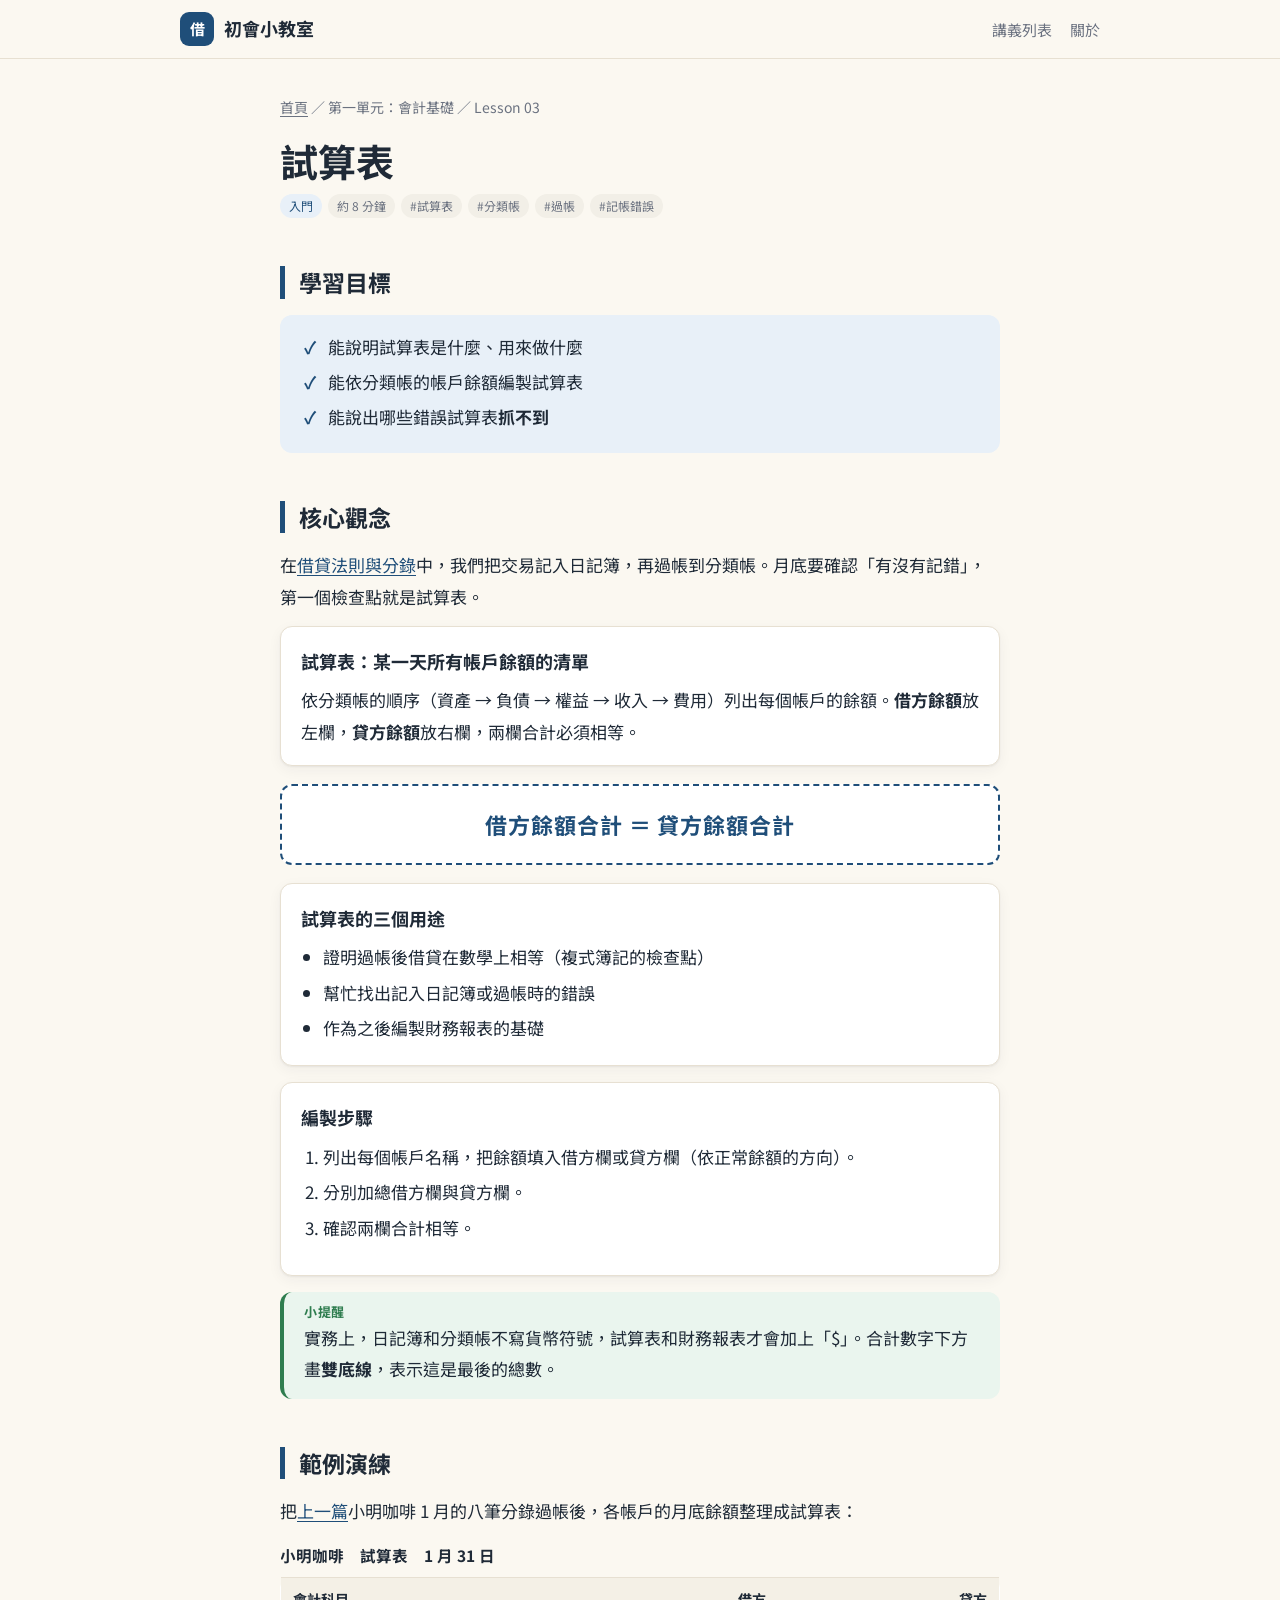
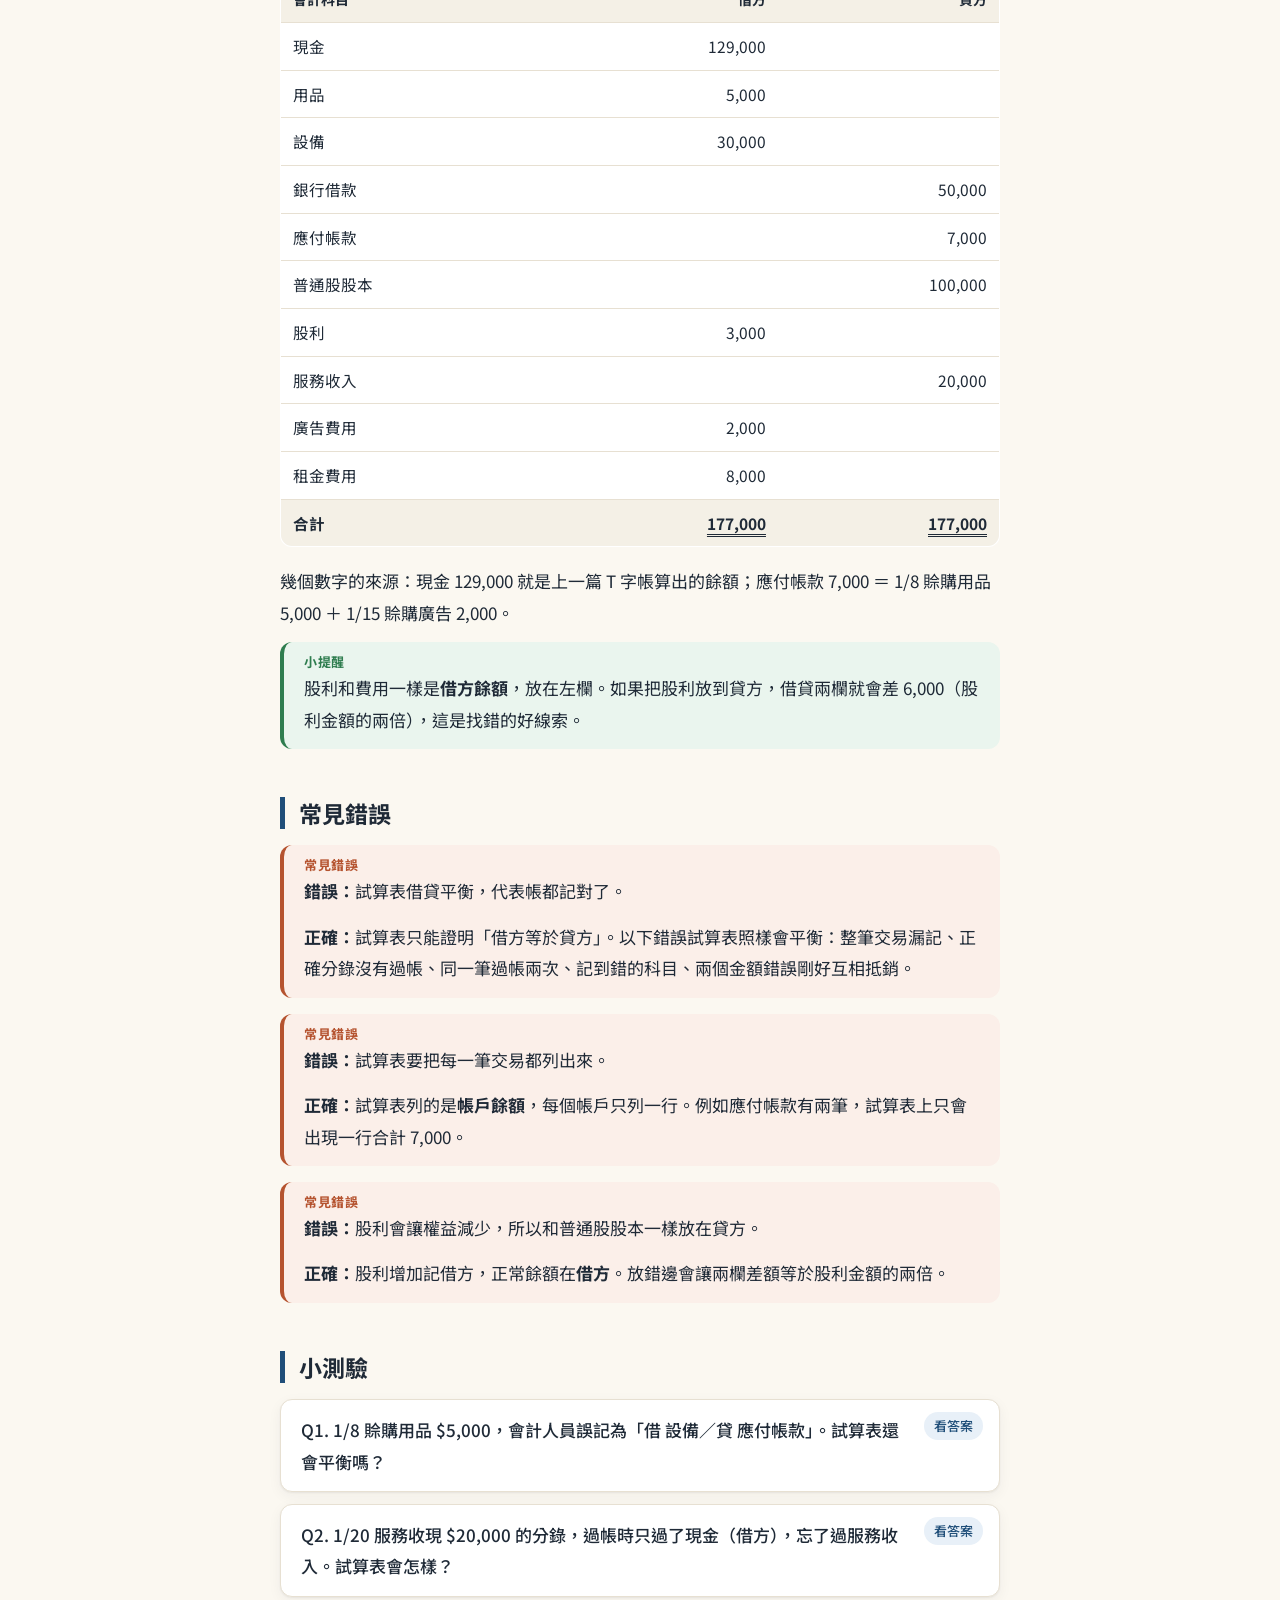
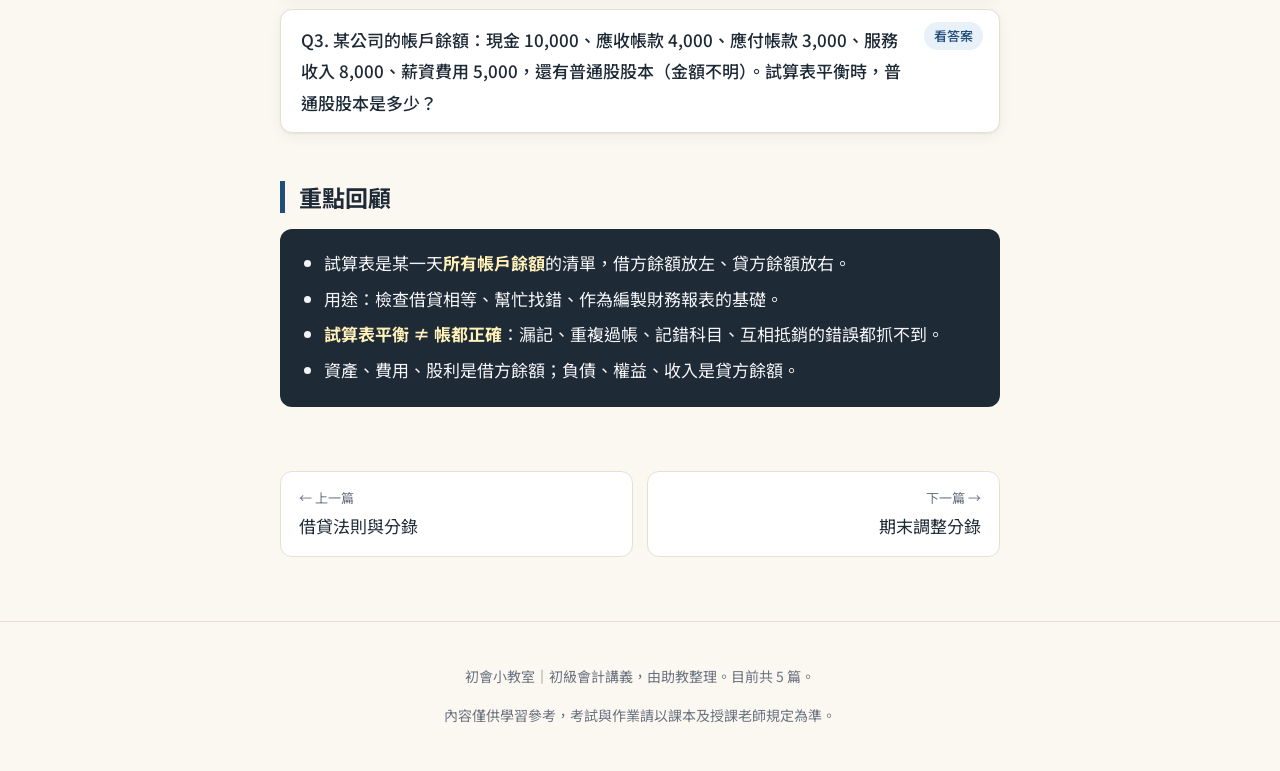
<file: 03-trial-balance.html>
<!DOCTYPE html>
<html lang="zh-Hant-TW">
<head>
  <meta charset="UTF-8">
  <meta name="viewport" content="width=device-width, initial-scale=1.0">
  <title>試算表｜初會小教室</title>
  <meta name="description" content="把所有帳戶餘額列成一張表，檢查借貸是否相等。">
  <link rel="preconnect" href="https://fonts.googleapis.com">
  <link rel="preconnect" href="https://fonts.gstatic.com" crossorigin>
  <link href="https://fonts.googleapis.com/css2?family=Noto+Sans+TC:wght@400;500;700&display=swap" rel="stylesheet">
  <link rel="stylesheet" href="../assets/style.css">
</head>
<body data-root=".." data-lesson="03-trial-balance">
  <header id="site-header"></header>

  <main class="lesson">
    <p class="breadcrumb" id="lesson-breadcrumb"></p>
    <h1>試算表</h1>
    <div class="lesson-meta badges" id="lesson-meta"></div>

    <h2>學習目標</h2>
    <div class="goal"><ul>
      <li>能說明試算表是什麼、用來做什麼</li>
      <li>能依分類帳的帳戶餘額編製試算表</li>
      <li>能說出哪些錯誤試算表<strong>抓不到</strong></li>
    </ul></div>

    <h2>核心觀念</h2>
    <p>在<a href="02-debit-credit.html">借貸法則與分錄</a>中，我們把交易記入日記簿，再過帳到分類帳。月底要確認「有沒有記錯」，第一個檢查點就是試算表。</p>

    <div class="concept">
      <h3>試算表：某一天所有帳戶餘額的清單</h3>
      <p>依分類帳的順序（資產 → 負債 → 權益 → 收入 → 費用）列出每個帳戶的餘額。<strong>借方餘額</strong>放左欄，<strong>貸方餘額</strong>放右欄，兩欄合計必須相等。</p>
    </div>

    <p class="formula">借方餘額合計 ＝ 貸方餘額合計</p>

    <div class="concept">
      <h3>試算表的三個用途</h3>
      <ul>
        <li>證明過帳後借貸在數學上相等（複式簿記的檢查點）</li>
        <li>幫忙找出記入日記簿或過帳時的錯誤</li>
        <li>作為之後編製財務報表的基礎</li>
      </ul>
    </div>

    <div class="concept">
      <h3>編製步驟</h3>
      <ol>
        <li>列出每個帳戶名稱，把餘額填入借方欄或貸方欄（依正常餘額的方向）。</li>
        <li>分別加總借方欄與貸方欄。</li>
        <li>確認兩欄合計相等。</li>
      </ol>
    </div>

    <div class="tip"><p>實務上，日記簿和分類帳不寫貨幣符號，試算表和財務報表才會加上「$」。合計數字下方畫<strong>雙底線</strong>，表示這是最後的總數。</p></div>

    <h2>範例演練</h2>
    <p>把<a href="02-debit-credit.html">上一篇</a>小明咖啡 1 月的八筆分錄過帳後，各帳戶的月底餘額整理成試算表：</p>

    <div class="table-wrap">
      <table class="simple">
        <caption>小明咖啡　試算表　1 月 31 日</caption>
        <thead><tr><th>會計科目</th><th class="num">借方</th><th class="num">貸方</th></tr></thead>
        <tbody>
          <tr><td>現金</td><td class="num">129,000</td><td></td></tr>
          <tr><td>用品</td><td class="num">5,000</td><td></td></tr>
          <tr><td>設備</td><td class="num">30,000</td><td></td></tr>
          <tr><td>銀行借款</td><td></td><td class="num">50,000</td></tr>
          <tr><td>應付帳款</td><td></td><td class="num">7,000</td></tr>
          <tr><td>普通股股本</td><td></td><td class="num">100,000</td></tr>
          <tr><td>股利</td><td class="num">3,000</td><td></td></tr>
          <tr><td>服務收入</td><td></td><td class="num">20,000</td></tr>
          <tr><td>廣告費用</td><td class="num">2,000</td><td></td></tr>
          <tr><td>租金費用</td><td class="num">8,000</td><td></td></tr>
          <tr class="total"><td>合計</td><td class="num">177,000</td><td class="num">177,000</td></tr>
        </tbody>
      </table>
    </div>

    <p>幾個數字的來源：現金 129,000 就是上一篇 T 字帳算出的餘額；應付帳款 7,000 ＝ 1/8 賒購用品 5,000 ＋ 1/15 賒購廣告 2,000。</p>
    <div class="tip"><p>股利和費用一樣是<strong>借方餘額</strong>，放在左欄。如果把股利放到貸方，借貸兩欄就會差 6,000（股利金額的兩倍），這是找錯的好線索。</p></div>

    <h2>常見錯誤</h2>
    <div class="warn">
      <p><strong>錯誤：</strong>試算表借貸平衡，代表帳都記對了。</p>
      <p><strong>正確：</strong>試算表只能證明「借方等於貸方」。以下錯誤試算表照樣會平衡：整筆交易漏記、正確分錄沒有過帳、同一筆過帳兩次、記到錯的科目、兩個金額錯誤剛好互相抵銷。</p>
    </div>
    <div class="warn">
      <p><strong>錯誤：</strong>試算表要把每一筆交易都列出來。</p>
      <p><strong>正確：</strong>試算表列的是<strong>帳戶餘額</strong>，每個帳戶只列一行。例如應付帳款有兩筆，試算表上只會出現一行合計 7,000。</p>
    </div>
    <div class="warn">
      <p><strong>錯誤：</strong>股利會讓權益減少，所以和普通股股本一樣放在貸方。</p>
      <p><strong>正確：</strong>股利增加記借方，正常餘額在<strong>借方</strong>。放錯邊會讓兩欄差額等於股利金額的兩倍。</p>
    </div>

    <h2>小測驗</h2>
    <details class="quiz">
      <summary>Q1. 1/8 賒購用品 $5,000，會計人員誤記為「借 設備／貸 應付帳款」。試算表還會平衡嗎？</summary>
      <div class="answer">
        <p><strong>答案：</strong>會平衡。</p>
        <p>借貸金額仍然相等，只是記錯科目：設備高估 5,000、用品低估 5,000。這就是試算表抓不到的錯誤。</p>
      </div>
    </details>
    <details class="quiz">
      <summary>Q2. 1/20 服務收現 $20,000 的分錄，過帳時只過了現金（借方），忘了過服務收入。試算表會怎樣？</summary>
      <div class="answer">
        <p><strong>答案：</strong>不平衡，借方合計比貸方多 20,000。</p>
        <p>只過了一邊，借貸就不相等。這類錯誤試算表抓得到。</p>
      </div>
    </details>
    <details class="quiz">
      <summary>Q3. 某公司的帳戶餘額：現金 10,000、應收帳款 4,000、應付帳款 3,000、服務收入 8,000、薪資費用 5,000，還有普通股股本（金額不明）。試算表平衡時，普通股股本是多少？</summary>
      <div class="answer">
        <p><strong>答案：</strong>$8,000</p>
        <p>借方：現金 10,000 ＋ 應收帳款 4,000 ＋ 薪資費用 5,000 ＝ 19,000。貸方：應付帳款 3,000 ＋ 服務收入 8,000 ＋ 普通股股本 ＝ 19,000，所以普通股股本 ＝ 8,000。</p>
      </div>
    </details>

    <h2>重點回顧</h2>
    <div class="recap"><ul>
      <li>試算表是某一天<strong>所有帳戶餘額</strong>的清單，借方餘額放左、貸方餘額放右。</li>
      <li>用途：檢查借貸相等、幫忙找錯、作為編製財務報表的基礎。</li>
      <li><strong>試算表平衡 ≠ 帳都正確</strong>：漏記、重複過帳、記錯科目、互相抵銷的錯誤都抓不到。</li>
      <li>資產、費用、股利是借方餘額；負債、權益、收入是貸方餘額。</li>
    </ul></div>
  </main>

  <nav id="lesson-pager"></nav>
  <footer id="site-footer"></footer>

  <script src="../data/lessons.js"></script>
  <script src="../assets/site.js"></script>
</body>
</html>
</file>
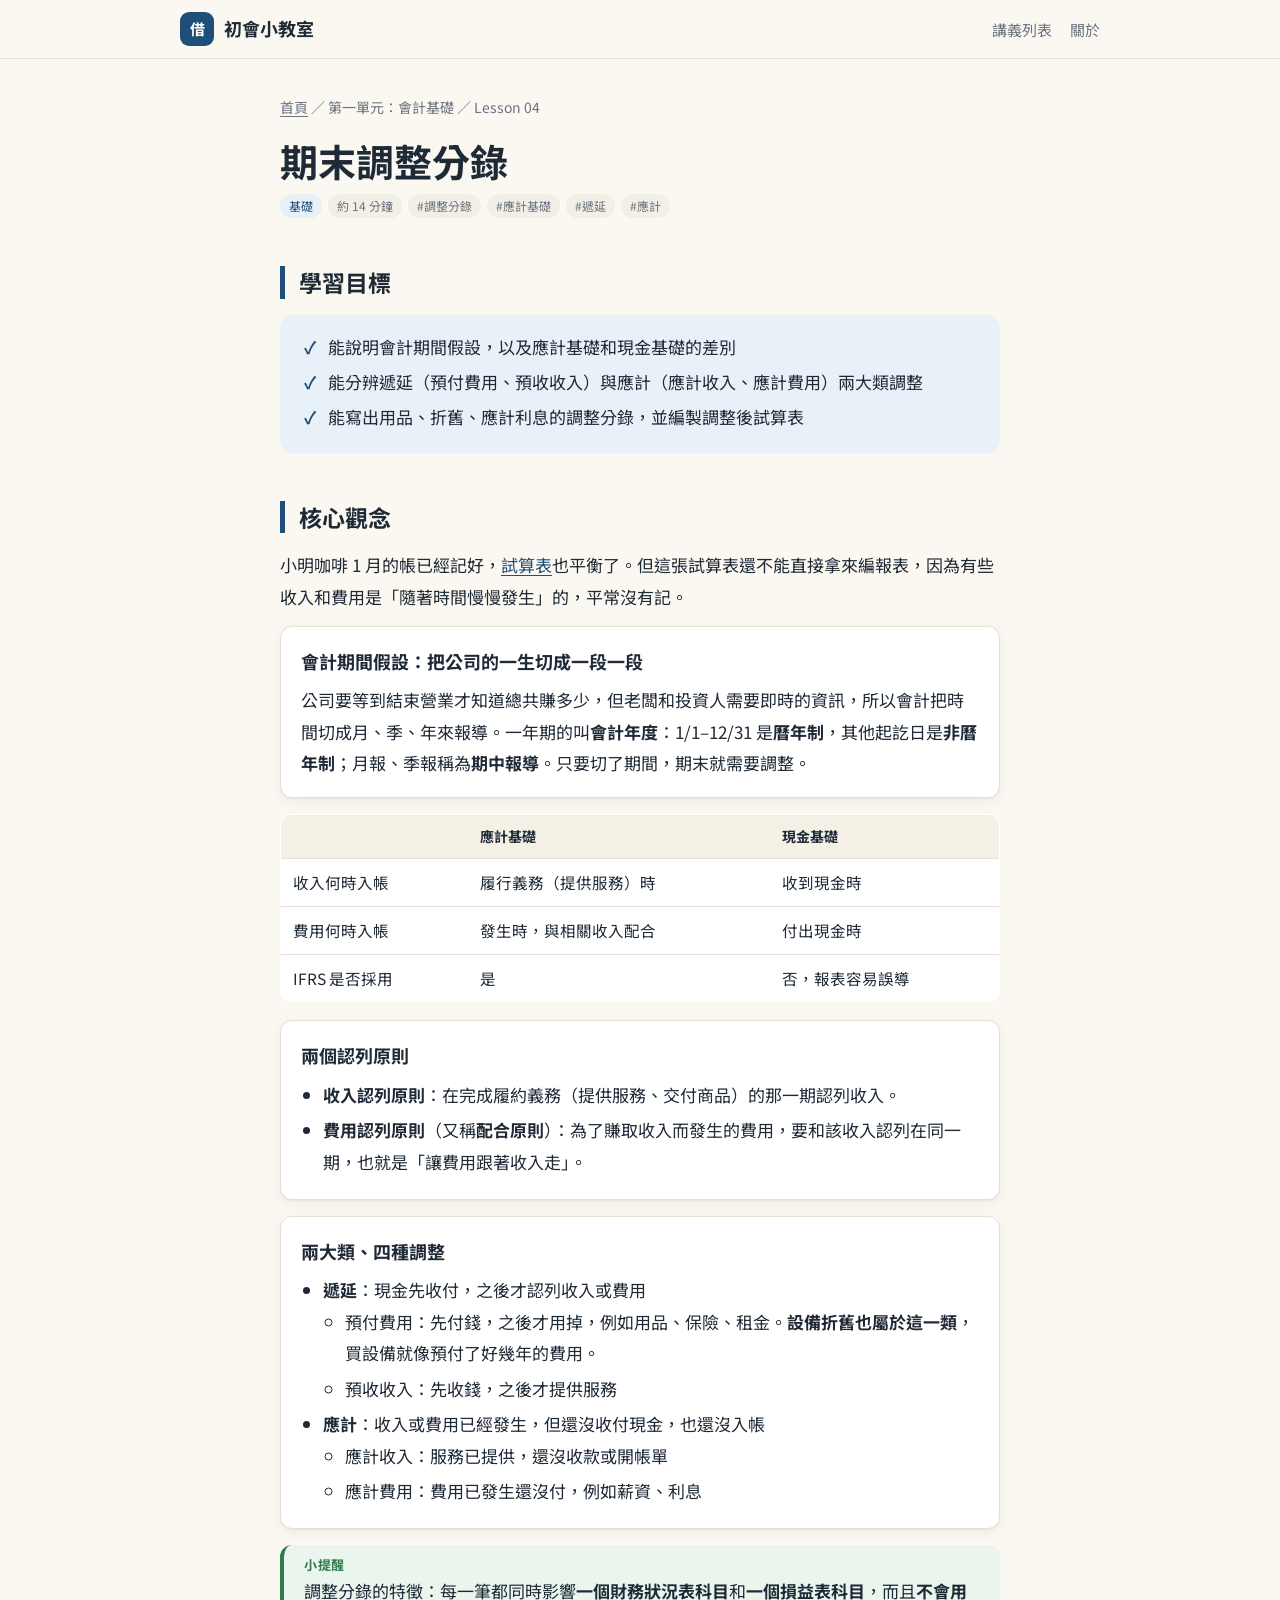
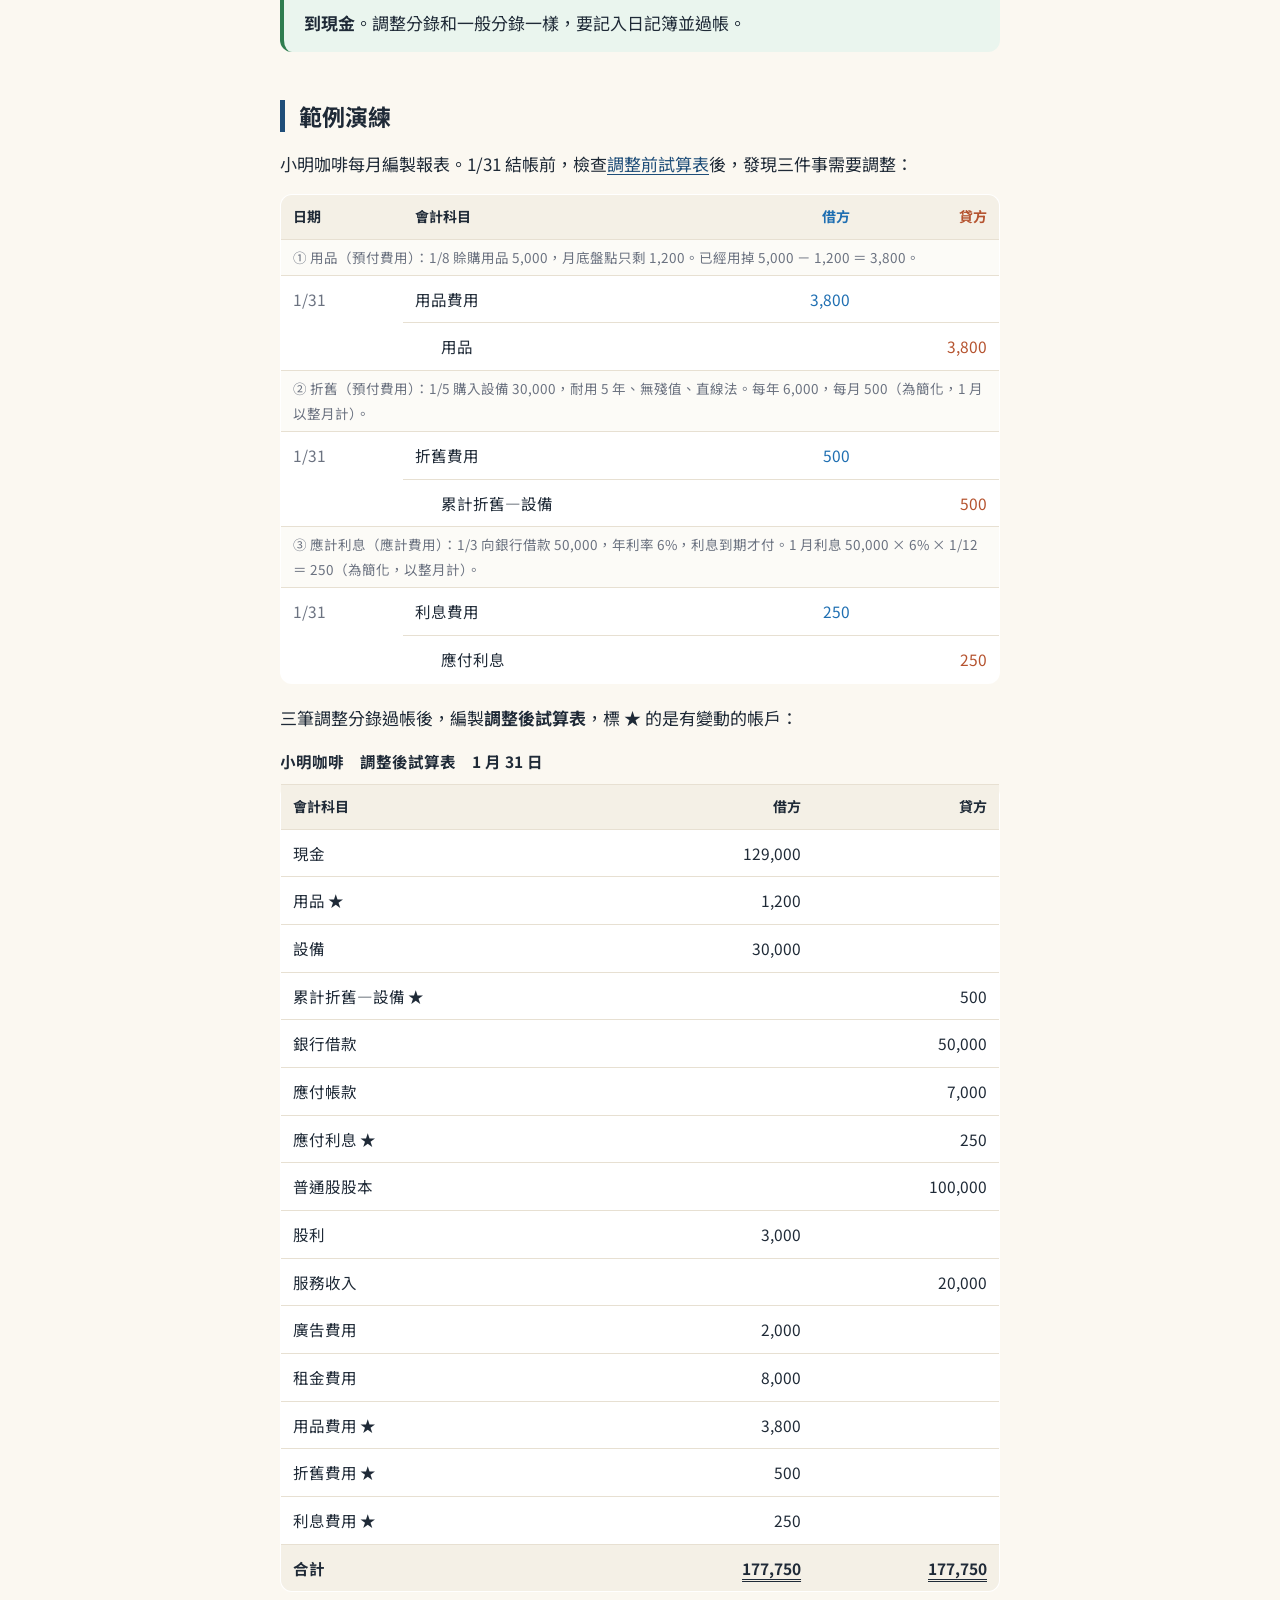
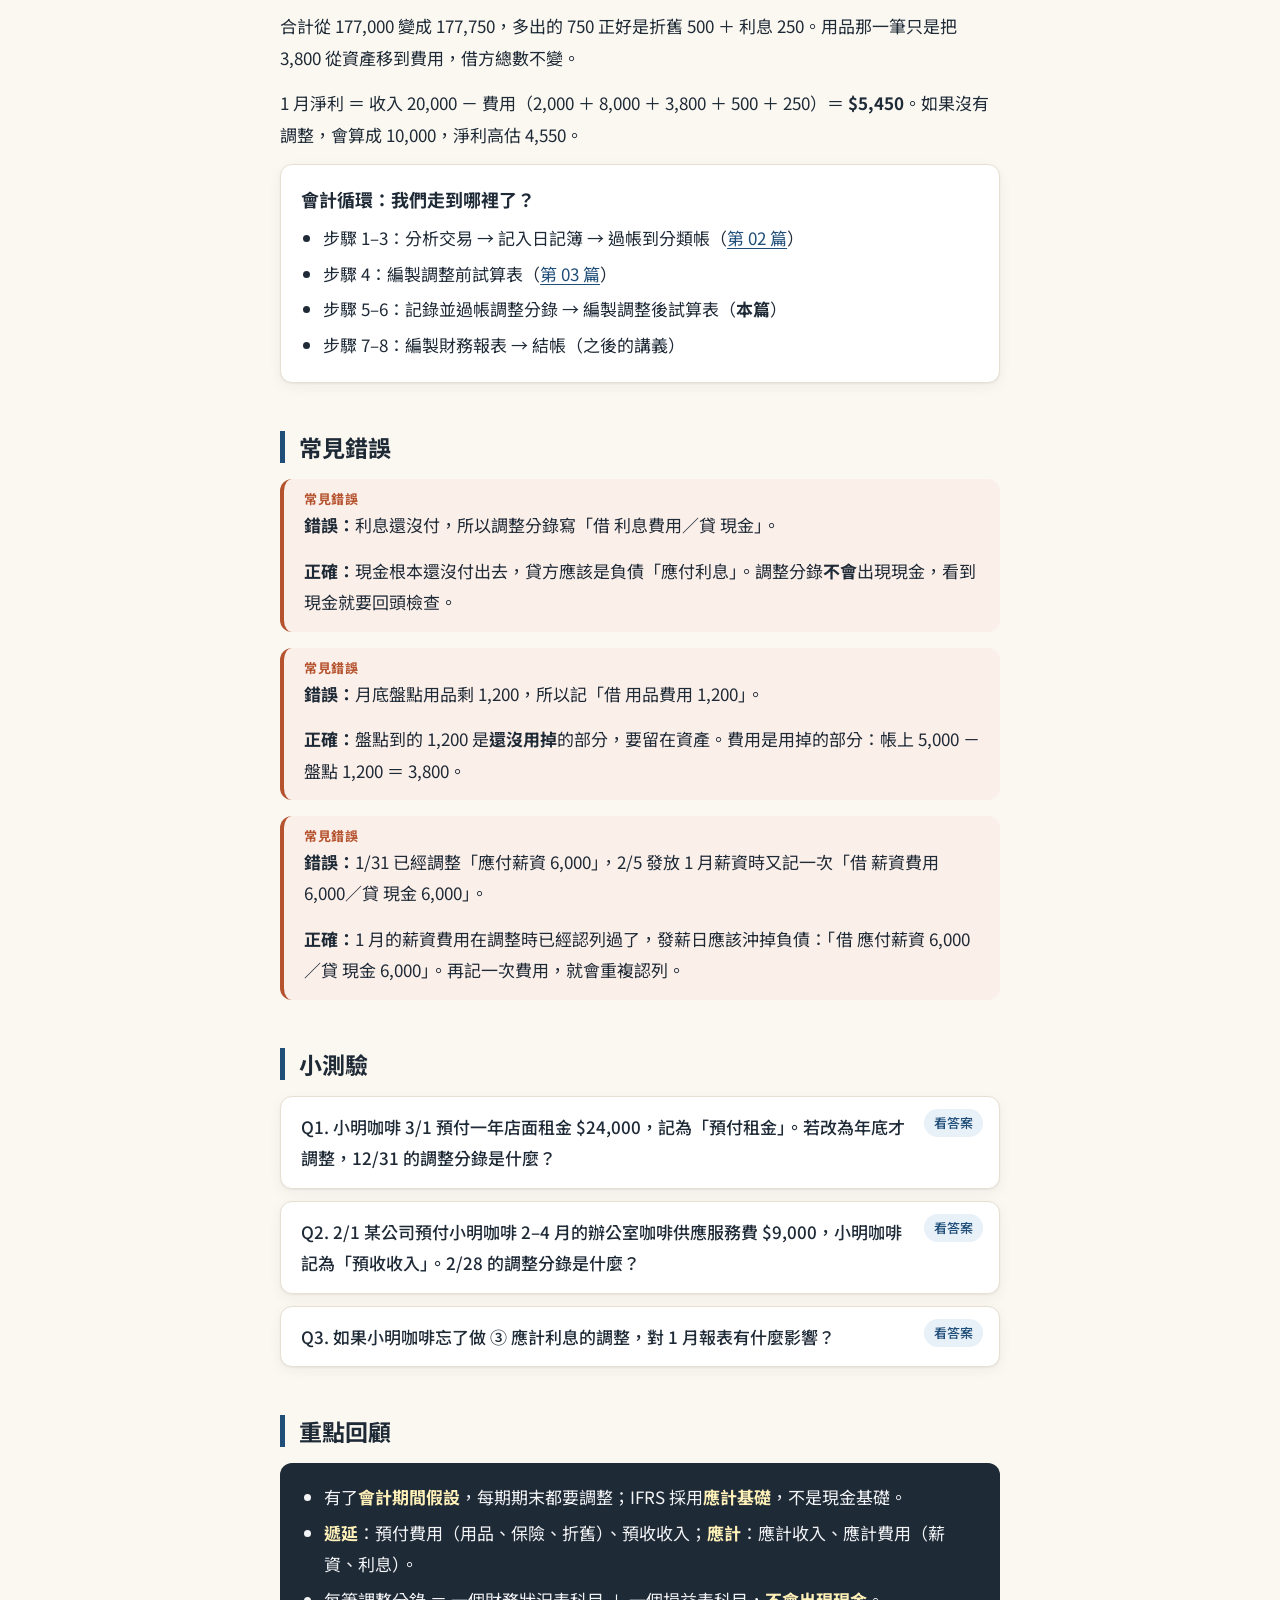
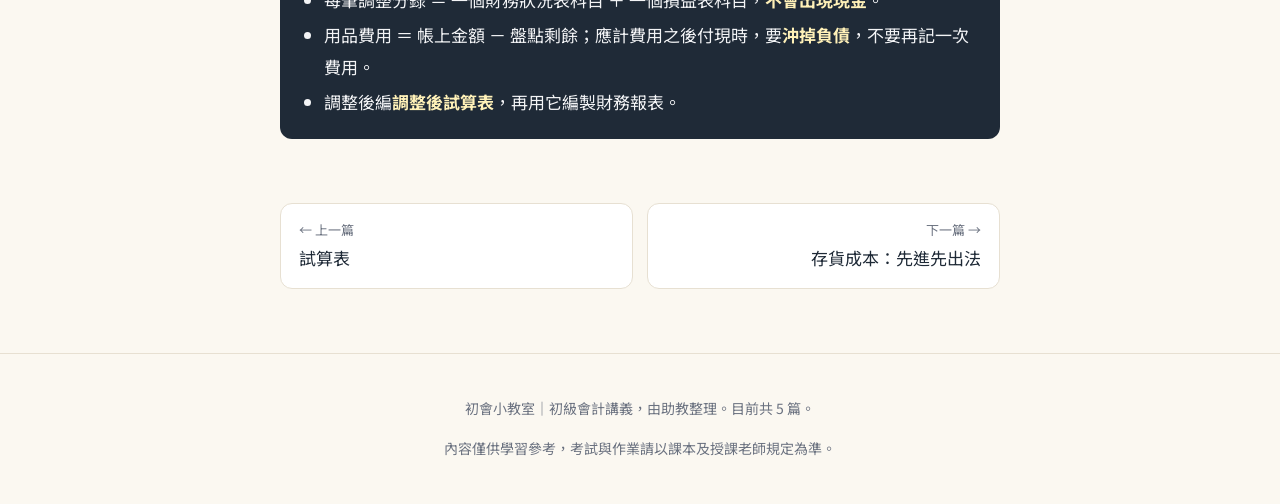
<file: 04-adjusting-entries.html>
<!DOCTYPE html>
<html lang="zh-Hant-TW">
<head>
  <meta charset="UTF-8">
  <meta name="viewport" content="width=device-width, initial-scale=1.0">
  <title>期末調整分錄｜初會小教室</title>
  <meta name="description" content="應計基礎下，月底用品、折舊、利息的調整一次搞懂。">
  <link rel="preconnect" href="https://fonts.googleapis.com">
  <link rel="preconnect" href="https://fonts.gstatic.com" crossorigin>
  <link href="https://fonts.googleapis.com/css2?family=Noto+Sans+TC:wght@400;500;700&display=swap" rel="stylesheet">
  <link rel="stylesheet" href="../assets/style.css">
</head>
<body data-root=".." data-lesson="04-adjusting-entries">
  <header id="site-header"></header>

  <main class="lesson">
    <p class="breadcrumb" id="lesson-breadcrumb"></p>
    <h1>期末調整分錄</h1>
    <div class="lesson-meta badges" id="lesson-meta"></div>

    <h2>學習目標</h2>
    <div class="goal"><ul>
      <li>能說明會計期間假設，以及應計基礎和現金基礎的差別</li>
      <li>能分辨遞延（預付費用、預收收入）與應計（應計收入、應計費用）兩大類調整</li>
      <li>能寫出用品、折舊、應計利息的調整分錄，並編製調整後試算表</li>
    </ul></div>

    <h2>核心觀念</h2>
    <p>小明咖啡 1 月的帳已經記好，<a href="03-trial-balance.html">試算表</a>也平衡了。但這張試算表還不能直接拿來編報表，因為有些收入和費用是「隨著時間慢慢發生」的，平常沒有記。</p>

    <div class="concept">
      <h3>會計期間假設：把公司的一生切成一段一段</h3>
      <p>公司要等到結束營業才知道總共賺多少，但老闆和投資人需要即時的資訊，所以會計把時間切成月、季、年來報導。一年期的叫<strong>會計年度</strong>：1/1–12/31 是<strong>曆年制</strong>，其他起訖日是<strong>非曆年制</strong>；月報、季報稱為<strong>期中報導</strong>。只要切了期間，期末就需要調整。</p>
    </div>

    <div class="table-wrap">
      <table class="simple">
        <thead><tr><th></th><th>應計基礎</th><th>現金基礎</th></tr></thead>
        <tbody>
          <tr><td>收入何時入帳</td><td>履行義務（提供服務）時</td><td>收到現金時</td></tr>
          <tr><td>費用何時入帳</td><td>發生時，與相關收入配合</td><td>付出現金時</td></tr>
          <tr><td>IFRS 是否採用</td><td>是</td><td>否，報表容易誤導</td></tr>
        </tbody>
      </table>
    </div>

    <div class="concept">
      <h3>兩個認列原則</h3>
      <ul>
        <li><strong>收入認列原則</strong>：在完成履約義務（提供服務、交付商品）的那一期認列收入。</li>
        <li><strong>費用認列原則</strong>（又稱<strong>配合原則</strong>）：為了賺取收入而發生的費用，要和該收入認列在同一期，也就是「讓費用跟著收入走」。</li>
      </ul>
    </div>

    <div class="concept">
      <h3>兩大類、四種調整</h3>
      <ul>
        <li><strong>遞延</strong>：現金先收付，之後才認列收入或費用
          <ul>
            <li>預付費用：先付錢，之後才用掉，例如用品、保險、租金。<strong>設備折舊也屬於這一類</strong>，買設備就像預付了好幾年的費用。</li>
            <li>預收收入：先收錢，之後才提供服務</li>
          </ul>
        </li>
        <li><strong>應計</strong>：收入或費用已經發生，但還沒收付現金，也還沒入帳
          <ul>
            <li>應計收入：服務已提供，還沒收款或開帳單</li>
            <li>應計費用：費用已發生還沒付，例如薪資、利息</li>
          </ul>
        </li>
      </ul>
    </div>

    <div class="tip"><p>調整分錄的特徵：每一筆都同時影響<strong>一個財務狀況表科目</strong>和<strong>一個損益表科目</strong>，而且<strong>不會用到現金</strong>。調整分錄和一般分錄一樣，要記入日記簿並過帳。</p></div>

    <h2>範例演練</h2>
    <p>小明咖啡每月編製報表。1/31 結帳前，檢查<a href="03-trial-balance.html">調整前試算表</a>後，發現三件事需要調整：</p>

    <div class="table-wrap">
      <table class="journal">
        <thead><tr><th>日期</th><th>會計科目</th><th>借方</th><th>貸方</th></tr></thead>
        <tbody>
          <tr class="memo"><td colspan="4">① 用品（預付費用）：1/8 賒購用品 5,000，月底盤點只剩 1,200。已經用掉 5,000 － 1,200 ＝ 3,800。</td></tr>
          <tr><td rowspan="2">1/31</td><td>用品費用</td><td class="num">3,800</td><td></td></tr>
          <tr class="cr"><td>用品</td><td></td><td class="num">3,800</td></tr>

          <tr class="memo"><td colspan="4">② 折舊（預付費用）：1/5 購入設備 30,000，耐用 5 年、無殘值、直線法。每年 6,000，每月 500（為簡化，1 月以整月計）。</td></tr>
          <tr><td rowspan="2">1/31</td><td>折舊費用</td><td class="num">500</td><td></td></tr>
          <tr class="cr"><td>累計折舊—設備</td><td></td><td class="num">500</td></tr>

          <tr class="memo"><td colspan="4">③ 應計利息（應計費用）：1/3 向銀行借款 50,000，年利率 6%，利息到期才付。1 月利息 50,000 × 6% × 1/12 ＝ 250（為簡化，以整月計）。</td></tr>
          <tr><td rowspan="2">1/31</td><td>利息費用</td><td class="num">250</td><td></td></tr>
          <tr class="cr"><td>應付利息</td><td></td><td class="num">250</td></tr>
        </tbody>
      </table>
    </div>

    <p>三筆調整分錄過帳後，編製<strong>調整後試算表</strong>，標 ★ 的是有變動的帳戶：</p>
    <div class="table-wrap">
      <table class="simple">
        <caption>小明咖啡　調整後試算表　1 月 31 日</caption>
        <thead><tr><th>會計科目</th><th class="num">借方</th><th class="num">貸方</th></tr></thead>
        <tbody>
          <tr><td>現金</td><td class="num">129,000</td><td></td></tr>
          <tr><td>用品 ★</td><td class="num">1,200</td><td></td></tr>
          <tr><td>設備</td><td class="num">30,000</td><td></td></tr>
          <tr><td>累計折舊—設備 ★</td><td></td><td class="num">500</td></tr>
          <tr><td>銀行借款</td><td></td><td class="num">50,000</td></tr>
          <tr><td>應付帳款</td><td></td><td class="num">7,000</td></tr>
          <tr><td>應付利息 ★</td><td></td><td class="num">250</td></tr>
          <tr><td>普通股股本</td><td></td><td class="num">100,000</td></tr>
          <tr><td>股利</td><td class="num">3,000</td><td></td></tr>
          <tr><td>服務收入</td><td></td><td class="num">20,000</td></tr>
          <tr><td>廣告費用</td><td class="num">2,000</td><td></td></tr>
          <tr><td>租金費用</td><td class="num">8,000</td><td></td></tr>
          <tr><td>用品費用 ★</td><td class="num">3,800</td><td></td></tr>
          <tr><td>折舊費用 ★</td><td class="num">500</td><td></td></tr>
          <tr><td>利息費用 ★</td><td class="num">250</td><td></td></tr>
          <tr class="total"><td>合計</td><td class="num">177,750</td><td class="num">177,750</td></tr>
        </tbody>
      </table>
    </div>

    <p>合計從 177,000 變成 177,750，多出的 750 正好是折舊 500 ＋ 利息 250。用品那一筆只是把 3,800 從資產移到費用，借方總數不變。</p>
    <p>1 月淨利 ＝ 收入 20,000 － 費用（2,000 ＋ 8,000 ＋ 3,800 ＋ 500 ＋ 250）＝ <strong>$5,450</strong>。如果沒有調整，會算成 10,000，淨利高估 4,550。</p>

    <div class="concept">
      <h3>會計循環：我們走到哪裡了？</h3>
      <ul>
        <li>步驟 1–3：分析交易 → 記入日記簿 → 過帳到分類帳（<a href="02-debit-credit.html">第 02 篇</a>）</li>
        <li>步驟 4：編製調整前試算表（<a href="03-trial-balance.html">第 03 篇</a>）</li>
        <li>步驟 5–6：記錄並過帳調整分錄 → 編製調整後試算表（<strong>本篇</strong>）</li>
        <li>步驟 7–8：編製財務報表 → 結帳（之後的講義）</li>
      </ul>
    </div>

    <h2>常見錯誤</h2>
    <div class="warn">
      <p><strong>錯誤：</strong>利息還沒付，所以調整分錄寫「借 利息費用／貸 現金」。</p>
      <p><strong>正確：</strong>現金根本還沒付出去，貸方應該是負債「應付利息」。調整分錄<strong>不會</strong>出現現金，看到現金就要回頭檢查。</p>
    </div>
    <div class="warn">
      <p><strong>錯誤：</strong>月底盤點用品剩 1,200，所以記「借 用品費用 1,200」。</p>
      <p><strong>正確：</strong>盤點到的 1,200 是<strong>還沒用掉</strong>的部分，要留在資產。費用是用掉的部分：帳上 5,000 － 盤點 1,200 ＝ 3,800。</p>
    </div>
    <div class="warn">
      <p><strong>錯誤：</strong>1/31 已經調整「應付薪資 6,000」，2/5 發放 1 月薪資時又記一次「借 薪資費用 6,000／貸 現金 6,000」。</p>
      <p><strong>正確：</strong>1 月的薪資費用在調整時已經認列過了，發薪日應該沖掉負債：「借 應付薪資 6,000／貸 現金 6,000」。再記一次費用，就會重複認列。</p>
    </div>

    <h2>小測驗</h2>
    <details class="quiz">
      <summary>Q1. 小明咖啡 3/1 預付一年店面租金 $24,000，記為「預付租金」。若改為年底才調整，12/31 的調整分錄是什麼？</summary>
      <div class="answer">
        <p><strong>答案：</strong>借：租金費用 20,000／貸：預付租金 20,000</p>
        <p>3 月到 12 月共 <strong>10 個月</strong>（起始月份也要算），24,000 × 10/12 ＝ 20,000。剩下的 4,000 仍是預付租金（資產）。</p>
      </div>
    </details>
    <details class="quiz">
      <summary>Q2. 2/1 某公司預付小明咖啡 2–4 月的辦公室咖啡供應服務費 $9,000，小明咖啡記為「預收收入」。2/28 的調整分錄是什麼？</summary>
      <div class="answer">
        <p><strong>答案：</strong>借：預收收入 3,000／貸：服務收入 3,000</p>
        <p>2 月已提供 1 個月的服務，9,000 × 1/3 ＝ 3,000。履約義務完成了一部分，負債減少、收入增加。</p>
      </div>
    </details>
    <details class="quiz">
      <summary>Q3. 如果小明咖啡忘了做 ③ 應計利息的調整，對 1 月報表有什麼影響？</summary>
      <div class="answer">
        <p><strong>答案：</strong>利息費用低估 250、淨利高估 250、負債（應付利息）低估 250、權益高估 250。</p>
        <p>應計費用沒調整，一定是「費用和負債都低估」。</p>
      </div>
    </details>

    <h2>重點回顧</h2>
    <div class="recap"><ul>
      <li>有了<strong>會計期間假設</strong>，每期期末都要調整；IFRS 採用<strong>應計基礎</strong>，不是現金基礎。</li>
      <li><strong>遞延</strong>：預付費用（用品、保險、折舊）、預收收入；<strong>應計</strong>：應計收入、應計費用（薪資、利息）。</li>
      <li>每筆調整分錄 ＝ 一個財務狀況表科目 ＋ 一個損益表科目，<strong>不會出現現金</strong>。</li>
      <li>用品費用 ＝ 帳上金額 － 盤點剩餘；應計費用之後付現時，要<strong>沖掉負債</strong>，不要再記一次費用。</li>
      <li>調整後編<strong>調整後試算表</strong>，再用它編製財務報表。</li>
    </ul></div>
  </main>

  <nav id="lesson-pager"></nav>
  <footer id="site-footer"></footer>

  <script src="../data/lessons.js"></script>
  <script src="../assets/site.js"></script>
</body>
</html>
</file>
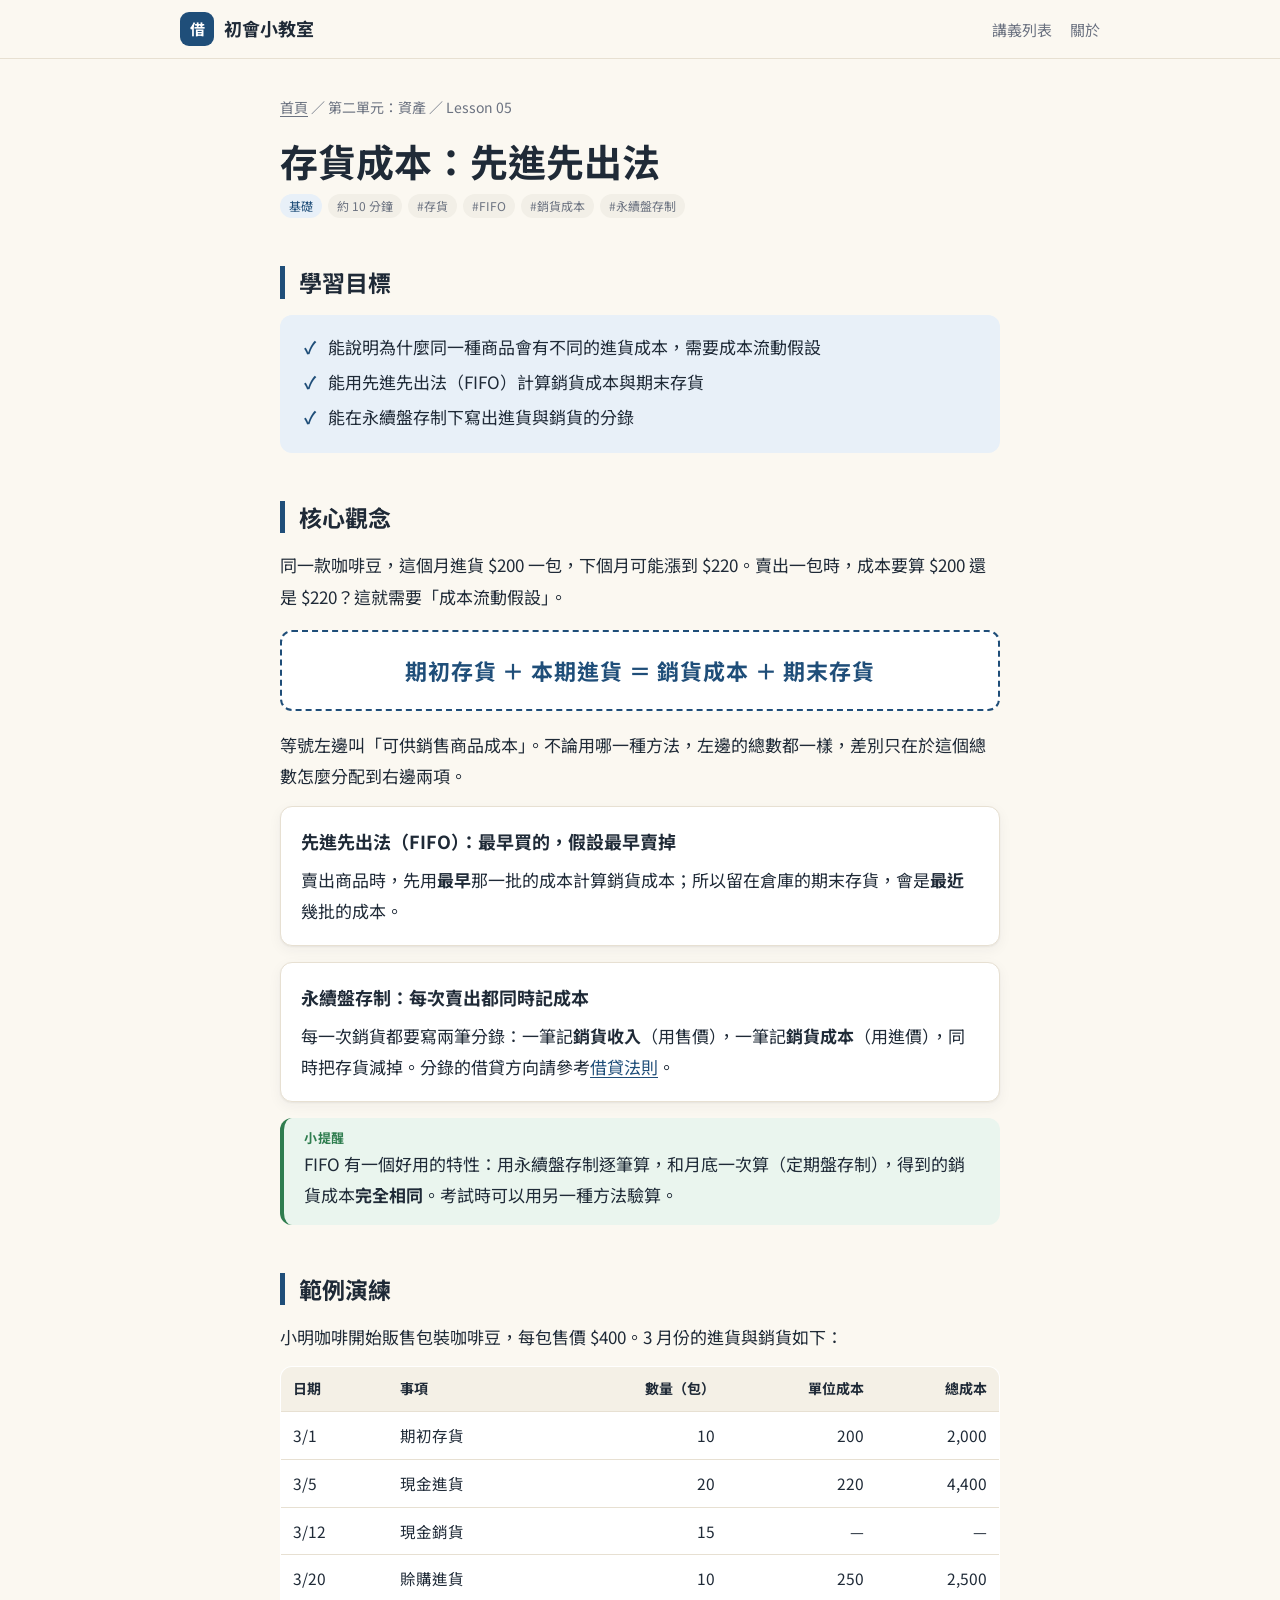
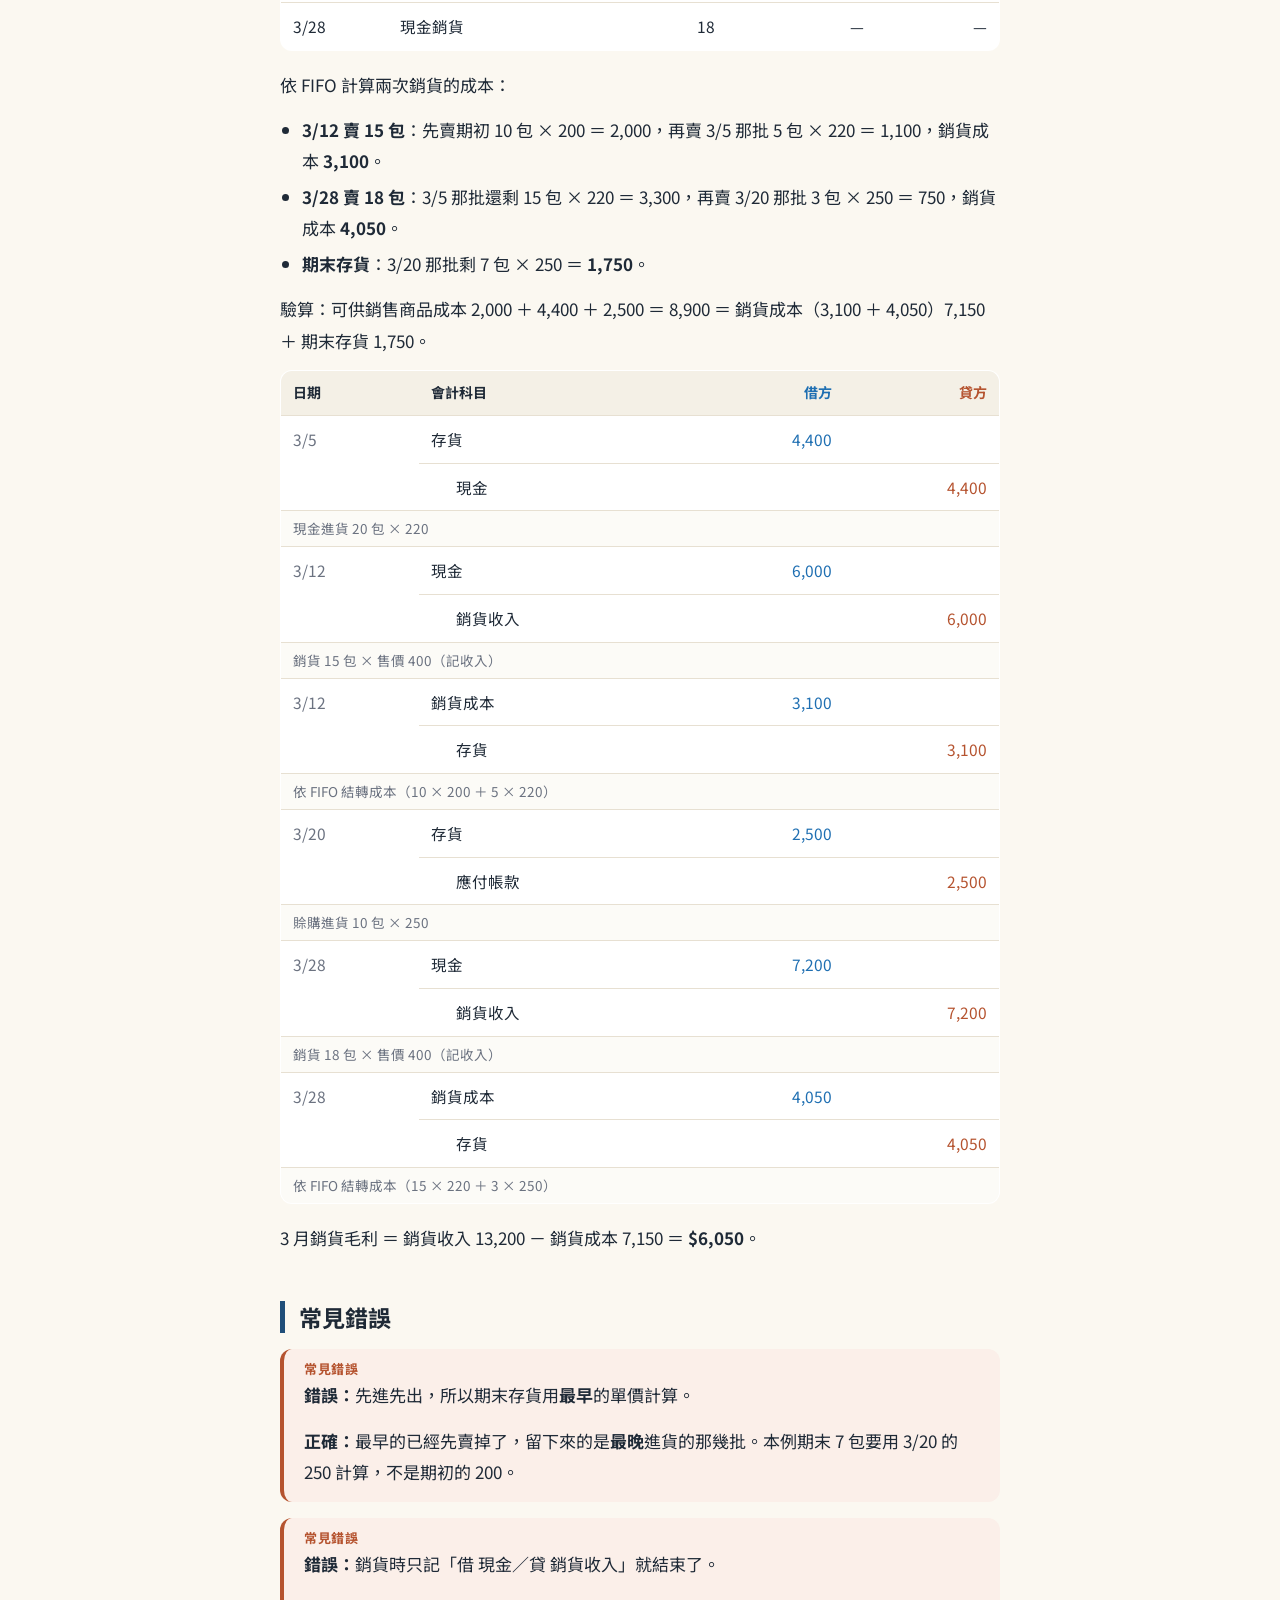
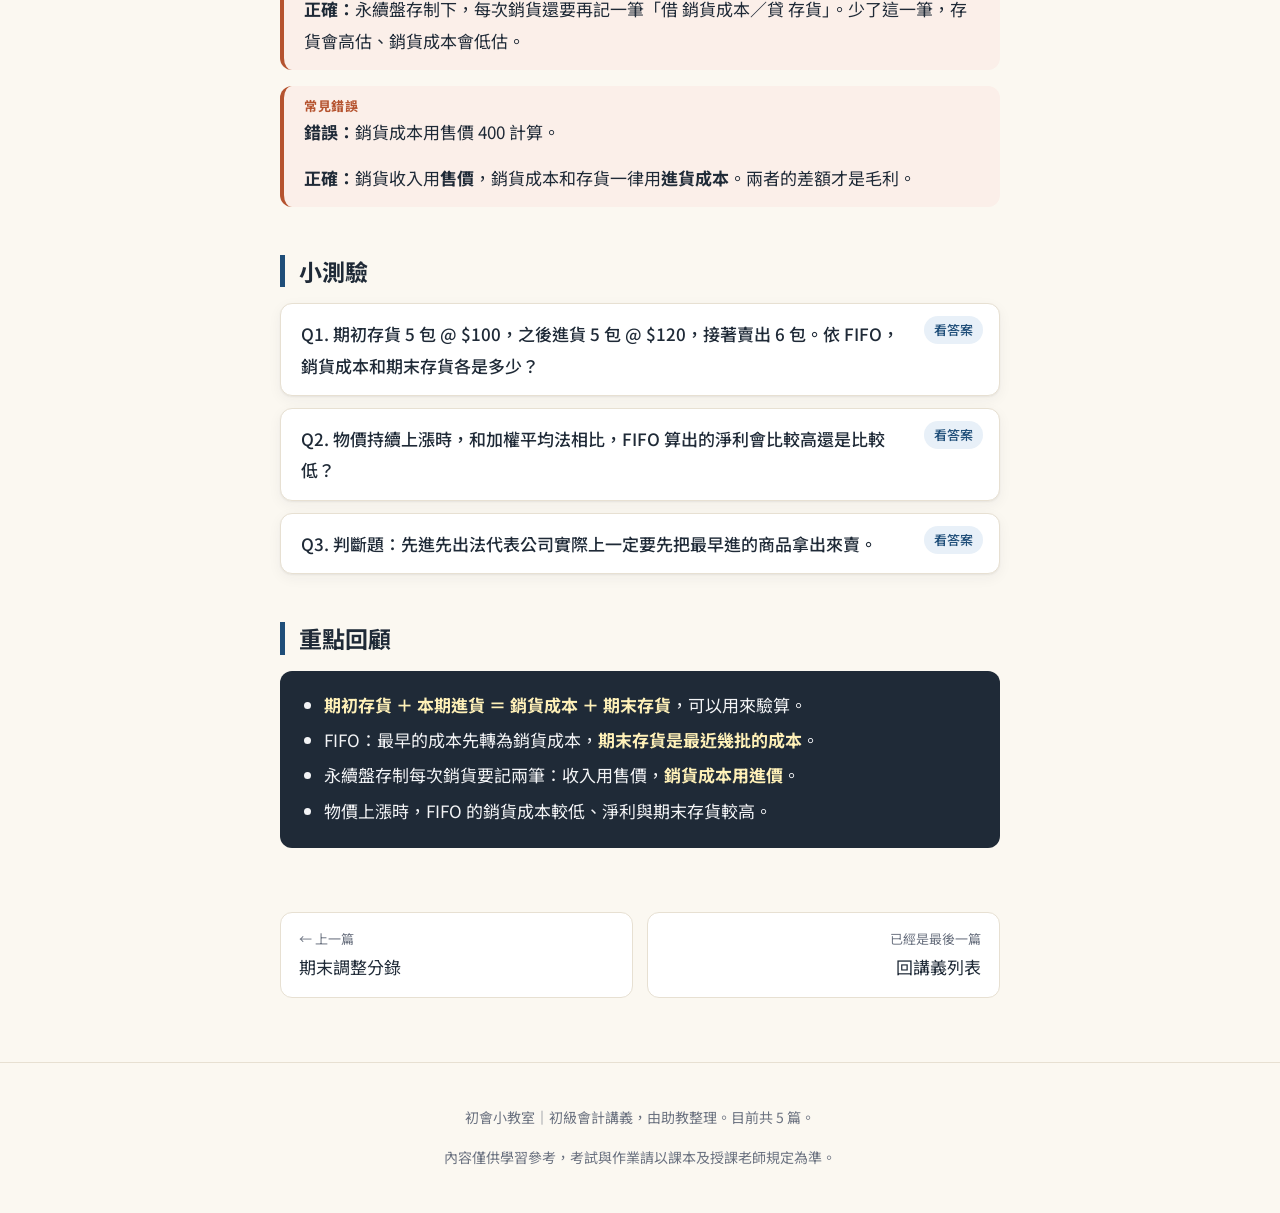
<file: 05-inventory-fifo.html>
<!DOCTYPE html>
<html lang="zh-Hant-TW">
<head>
  <meta charset="UTF-8">
  <meta name="viewport" content="width=device-width, initial-scale=1.0">
  <title>存貨成本：先進先出法｜初會小教室</title>
  <meta name="description" content="先買進的先賣出：算出銷貨成本與期末存貨。">
  <link rel="preconnect" href="https://fonts.googleapis.com">
  <link rel="preconnect" href="https://fonts.gstatic.com" crossorigin>
  <link href="https://fonts.googleapis.com/css2?family=Noto+Sans+TC:wght@400;500;700&display=swap" rel="stylesheet">
  <link rel="stylesheet" href="../assets/style.css">
</head>
<body data-root=".." data-lesson="05-inventory-fifo">
  <header id="site-header"></header>

  <main class="lesson">
    <p class="breadcrumb" id="lesson-breadcrumb"></p>
    <h1>存貨成本：先進先出法</h1>
    <div class="lesson-meta badges" id="lesson-meta"></div>

    <h2>學習目標</h2>
    <div class="goal"><ul>
      <li>能說明為什麼同一種商品會有不同的進貨成本，需要成本流動假設</li>
      <li>能用先進先出法（FIFO）計算銷貨成本與期末存貨</li>
      <li>能在永續盤存制下寫出進貨與銷貨的分錄</li>
    </ul></div>

    <h2>核心觀念</h2>
    <p>同一款咖啡豆，這個月進貨 $200 一包，下個月可能漲到 $220。賣出一包時，成本要算 $200 還是 $220？這就需要「成本流動假設」。</p>

    <p class="formula">期初存貨 ＋ 本期進貨 ＝ 銷貨成本 ＋ 期末存貨</p>
    <p>等號左邊叫「可供銷售商品成本」。不論用哪一種方法，左邊的總數都一樣，差別只在於這個總數怎麼分配到右邊兩項。</p>

    <div class="concept">
      <h3>先進先出法（FIFO）：最早買的，假設最早賣掉</h3>
      <p>賣出商品時，先用<strong>最早</strong>那一批的成本計算銷貨成本；所以留在倉庫的期末存貨，會是<strong>最近</strong>幾批的成本。</p>
    </div>

    <div class="concept">
      <h3>永續盤存制：每次賣出都同時記成本</h3>
      <p>每一次銷貨都要寫兩筆分錄：一筆記<strong>銷貨收入</strong>（用售價），一筆記<strong>銷貨成本</strong>（用進價），同時把存貨減掉。分錄的借貸方向請參考<a href="02-debit-credit.html">借貸法則</a>。</p>
    </div>

    <div class="tip"><p>FIFO 有一個好用的特性：用永續盤存制逐筆算，和月底一次算（定期盤存制），得到的銷貨成本<strong>完全相同</strong>。考試時可以用另一種方法驗算。</p></div>

    <h2>範例演練</h2>
    <p>小明咖啡開始販售包裝咖啡豆，每包售價 $400。3 月份的進貨與銷貨如下：</p>

    <div class="table-wrap">
      <table class="simple">
        <thead><tr><th>日期</th><th>事項</th><th class="num">數量（包）</th><th class="num">單位成本</th><th class="num">總成本</th></tr></thead>
        <tbody>
          <tr><td>3/1</td><td>期初存貨</td><td class="num">10</td><td class="num">200</td><td class="num">2,000</td></tr>
          <tr><td>3/5</td><td>現金進貨</td><td class="num">20</td><td class="num">220</td><td class="num">4,400</td></tr>
          <tr><td>3/12</td><td>現金銷貨</td><td class="num">15</td><td class="num">—</td><td class="num">—</td></tr>
          <tr><td>3/20</td><td>賒購進貨</td><td class="num">10</td><td class="num">250</td><td class="num">2,500</td></tr>
          <tr><td>3/28</td><td>現金銷貨</td><td class="num">18</td><td class="num">—</td><td class="num">—</td></tr>
        </tbody>
      </table>
    </div>

    <p>依 FIFO 計算兩次銷貨的成本：</p>
    <ul>
      <li><strong>3/12 賣 15 包</strong>：先賣期初 10 包 × 200 ＝ 2,000，再賣 3/5 那批 5 包 × 220 ＝ 1,100，銷貨成本 <strong>3,100</strong>。</li>
      <li><strong>3/28 賣 18 包</strong>：3/5 那批還剩 15 包 × 220 ＝ 3,300，再賣 3/20 那批 3 包 × 250 ＝ 750，銷貨成本 <strong>4,050</strong>。</li>
      <li><strong>期末存貨</strong>：3/20 那批剩 7 包 × 250 ＝ <strong>1,750</strong>。</li>
    </ul>
    <p>驗算：可供銷售商品成本 2,000 ＋ 4,400 ＋ 2,500 ＝ 8,900 ＝ 銷貨成本（3,100 ＋ 4,050）7,150 ＋ 期末存貨 1,750。</p>

    <div class="table-wrap">
      <table class="journal">
        <thead><tr><th>日期</th><th>會計科目</th><th>借方</th><th>貸方</th></tr></thead>
        <tbody>
          <tr><td rowspan="2">3/5</td><td>存貨</td><td class="num">4,400</td><td></td></tr>
          <tr class="cr"><td>現金</td><td></td><td class="num">4,400</td></tr>
          <tr class="memo"><td colspan="4">現金進貨 20 包 × 220</td></tr>

          <tr><td rowspan="2">3/12</td><td>現金</td><td class="num">6,000</td><td></td></tr>
          <tr class="cr"><td>銷貨收入</td><td></td><td class="num">6,000</td></tr>
          <tr class="memo"><td colspan="4">銷貨 15 包 × 售價 400（記收入）</td></tr>
          <tr><td rowspan="2">3/12</td><td>銷貨成本</td><td class="num">3,100</td><td></td></tr>
          <tr class="cr"><td>存貨</td><td></td><td class="num">3,100</td></tr>
          <tr class="memo"><td colspan="4">依 FIFO 結轉成本（10 × 200 ＋ 5 × 220）</td></tr>

          <tr><td rowspan="2">3/20</td><td>存貨</td><td class="num">2,500</td><td></td></tr>
          <tr class="cr"><td>應付帳款</td><td></td><td class="num">2,500</td></tr>
          <tr class="memo"><td colspan="4">賒購進貨 10 包 × 250</td></tr>

          <tr><td rowspan="2">3/28</td><td>現金</td><td class="num">7,200</td><td></td></tr>
          <tr class="cr"><td>銷貨收入</td><td></td><td class="num">7,200</td></tr>
          <tr class="memo"><td colspan="4">銷貨 18 包 × 售價 400（記收入）</td></tr>
          <tr><td rowspan="2">3/28</td><td>銷貨成本</td><td class="num">4,050</td><td></td></tr>
          <tr class="cr"><td>存貨</td><td></td><td class="num">4,050</td></tr>
          <tr class="memo"><td colspan="4">依 FIFO 結轉成本（15 × 220 ＋ 3 × 250）</td></tr>
        </tbody>
      </table>
    </div>

    <p>3 月銷貨毛利 ＝ 銷貨收入 13,200 － 銷貨成本 7,150 ＝ <strong>$6,050</strong>。</p>

    <h2>常見錯誤</h2>
    <div class="warn">
      <p><strong>錯誤：</strong>先進先出，所以期末存貨用<strong>最早</strong>的單價計算。</p>
      <p><strong>正確：</strong>最早的已經先賣掉了，留下來的是<strong>最晚</strong>進貨的那幾批。本例期末 7 包要用 3/20 的 250 計算，不是期初的 200。</p>
    </div>
    <div class="warn">
      <p><strong>錯誤：</strong>銷貨時只記「借 現金／貸 銷貨收入」就結束了。</p>
      <p><strong>正確：</strong>永續盤存制下，每次銷貨還要再記一筆「借 銷貨成本／貸 存貨」。少了這一筆，存貨會高估、銷貨成本會低估。</p>
    </div>
    <div class="warn">
      <p><strong>錯誤：</strong>銷貨成本用售價 400 計算。</p>
      <p><strong>正確：</strong>銷貨收入用<strong>售價</strong>，銷貨成本和存貨一律用<strong>進貨成本</strong>。兩者的差額才是毛利。</p>
    </div>

    <h2>小測驗</h2>
    <details class="quiz">
      <summary>Q1. 期初存貨 5 包 @ $100，之後進貨 5 包 @ $120，接著賣出 6 包。依 FIFO，銷貨成本和期末存貨各是多少？</summary>
      <div class="answer">
        <p><strong>答案：</strong>銷貨成本 $620，期末存貨 $480。</p>
        <p>先賣期初 5 包 × 100 ＝ 500，再賣 1 包 × 120 ＝ 120，合計 620；剩下 4 包 × 120 ＝ 480。驗算：500 ＋ 600 ＝ 1,100 ＝ 620 ＋ 480。</p>
      </div>
    </details>
    <details class="quiz">
      <summary>Q2. 物價持續上漲時，和加權平均法相比，FIFO 算出的淨利會比較高還是比較低？</summary>
      <div class="answer">
        <p><strong>答案：</strong>比較高。</p>
        <p>FIFO 把較早、較便宜的成本先轉成銷貨成本，所以銷貨成本較低、淨利較高；期末存貨則反映較新、較貴的成本，金額也較高。</p>
      </div>
    </details>
    <details class="quiz">
      <summary>Q3. 判斷題：先進先出法代表公司實際上一定要先把最早進的商品拿出來賣。</summary>
      <div class="answer">
        <p><strong>答案：</strong>錯。</p>
        <p>FIFO 是<strong>成本流動的假設</strong>，只決定成本怎麼計算，和商品實際怎麼從倉庫拿出來無關。</p>
      </div>
    </details>

    <h2>重點回顧</h2>
    <div class="recap"><ul>
      <li><strong>期初存貨 ＋ 本期進貨 ＝ 銷貨成本 ＋ 期末存貨</strong>，可以用來驗算。</li>
      <li>FIFO：最早的成本先轉為銷貨成本，<strong>期末存貨是最近幾批的成本</strong>。</li>
      <li>永續盤存制每次銷貨要記兩筆：收入用售價，<strong>銷貨成本用進價</strong>。</li>
      <li>物價上漲時，FIFO 的銷貨成本較低、淨利與期末存貨較高。</li>
    </ul></div>
  </main>

  <nav id="lesson-pager"></nav>
  <footer id="site-footer"></footer>

  <script src="../data/lessons.js"></script>
  <script src="../assets/site.js"></script>
</body>
</html>
</file>
<file: assets/style.css>
/* =========================================================
   初會小教室 — 全站樣式表
   規則：只在這裡寫樣式；新增元件請加在檔案最後並寫註解
   ========================================================= */

:root {
  --paper: #fbf8f1;
  --card: #ffffff;
  --ink: #1f2a37;
  --muted: #6b7280;
  --line: #e7e0d2;
  --primary: #1f4e79;      /* 主色：深藍 */
  --primary-soft: #e8f0f8;
  --debit: #1f6fb2;        /* 借方：藍 */
  --credit: #b5532f;       /* 貸方：磚紅 */
  --tip: #2f7d4f;
  --tip-soft: #eaf5ee;
  --warn: #b5532f;
  --warn-soft: #fbefe9;
  --highlight: #fff1b8;
  --radius: 12px;
  --shadow: 0 1px 2px rgba(31, 42, 55, .06), 0 4px 14px rgba(31, 42, 55, .05);
  --font: "Noto Sans TC", "PingFang TC", "Microsoft JhengHei", system-ui, sans-serif;
}

* { box-sizing: border-box; }

html { scroll-behavior: smooth; }

body {
  margin: 0;
  font-family: var(--font);
  color: var(--ink);
  background: var(--paper);
  line-height: 1.85;
  font-size: 17px;
  -webkit-font-smoothing: antialiased;
}

a { color: var(--primary); text-underline-offset: 3px; }
a:hover { color: var(--credit); }

/* ---------- 頁首 ---------- */
.site-header {
  position: sticky; top: 0; z-index: 10;
  background: rgba(251, 248, 241, .92);
  backdrop-filter: blur(8px);
  border-bottom: 1px solid var(--line);
}
.site-header .inner {
  max-width: 960px; margin: 0 auto; padding: 12px 20px;
  display: flex; align-items: center; justify-content: space-between; gap: 16px;
}
.brand {
  display: flex; align-items: center; gap: 10px;
  font-weight: 700; font-size: 18px; color: var(--ink); text-decoration: none;
}
.brand-mark {
  display: grid; place-items: center;
  width: 34px; height: 34px; border-radius: 9px;
  background: var(--primary); color: #fff; font-size: 15px;
}
.site-nav a {
  margin-left: 18px; color: var(--muted); text-decoration: none; font-size: 15px;
}
.site-nav a:hover { color: var(--primary); }

/* ---------- 版面容器 ---------- */
.container { max-width: 960px; margin: 0 auto; padding: 0 20px; }
.lesson { max-width: 760px; margin: 0 auto; padding: 36px 20px 24px; }

/* ---------- 首頁 ---------- */
.hero { padding: 64px 0 36px; }
.hero .eyebrow {
  display: inline-block; padding: 3px 12px; border-radius: 999px;
  background: var(--primary-soft); color: var(--primary); font-size: 14px; font-weight: 500;
}
.hero h1 { font-size: clamp(32px, 5vw, 46px); line-height: 1.3; margin: 16px 0 12px; }
.hero h1 .mark { background: linear-gradient(transparent 62%, var(--highlight) 0); }
.hero p { color: var(--muted); max-width: 620px; margin: 0; }

.search {
  width: 100%; max-width: 420px; margin-top: 26px;
  padding: 12px 16px; font: inherit; font-size: 16px;
  border: 1px solid var(--line); border-radius: var(--radius); background: var(--card);
}
.search:focus { outline: 2px solid var(--primary-soft); border-color: var(--primary); }

.unit-title {
  font-size: 15px; color: var(--muted); font-weight: 500;
  margin: 36px 0 14px; padding-bottom: 8px; border-bottom: 1px dashed var(--line);
}
.lesson-grid {
  display: grid; gap: 16px;
  grid-template-columns: repeat(auto-fill, minmax(260px, 1fr));
}
.lesson-card {
  display: flex; flex-direction: column; gap: 8px;
  padding: 20px; border-radius: var(--radius);
  background: var(--card); border: 1px solid var(--line); box-shadow: var(--shadow);
  color: var(--ink); text-decoration: none;
  transition: transform .15s ease, border-color .15s ease;
}
.lesson-card:hover { transform: translateY(-2px); border-color: var(--primary); color: var(--ink); }
.lesson-card .num { font-size: 13px; color: var(--primary); font-weight: 700; letter-spacing: .05em; }
.lesson-card h3 { margin: 0; font-size: 19px; }
.lesson-card p { margin: 0; color: var(--muted); font-size: 15px; line-height: 1.7; flex: 1; }
.empty { color: var(--muted); padding: 24px 0; }

.badges { display: flex; flex-wrap: wrap; gap: 6px; }
.badge {
  font-size: 12px; padding: 1px 9px; border-radius: 999px;
  background: #f2efe7; color: var(--muted);
}
.badge.level { background: var(--primary-soft); color: var(--primary); }

/* ---------- 講義頁 ---------- */
.breadcrumb { font-size: 14px; color: var(--muted); }
.breadcrumb a { color: var(--muted); }
.lesson h1 { font-size: clamp(28px, 4.5vw, 38px); line-height: 1.35; margin: 10px 0 8px; }
.lesson-meta { display: flex; flex-wrap: wrap; gap: 6px; margin-bottom: 8px; }

.lesson h2 {
  font-size: 23px; margin: 48px 0 16px; padding-left: 14px;
  border-left: 5px solid var(--primary); line-height: 1.4;
}
.lesson h3 { font-size: 18px; margin: 0 0 6px; }
.lesson p { margin: 0 0 14px; }
.lesson ul, .lesson ol { padding-left: 1.3em; margin: 0 0 14px; }
.lesson li { margin-bottom: 4px; }

/* 學習目標 */
.goal {
  background: var(--primary-soft); border-radius: var(--radius); padding: 16px 20px;
}
.goal ul { margin: 0; list-style: none; padding: 0; }
.goal li { padding-left: 28px; position: relative; }
.goal li::before { content: "✓"; position: absolute; left: 4px; color: var(--primary); font-weight: 700; }

/* 觀念卡 */
.concept {
  background: var(--card); border: 1px solid var(--line); border-radius: var(--radius);
  padding: 18px 20px; margin: 0 0 16px; box-shadow: var(--shadow);
}
.concept p:last-child, .concept ul:last-child { margin-bottom: 0; }

/* 公式 */
.formula {
  text-align: center; font-size: 22px; font-weight: 700; letter-spacing: .04em;
  padding: 18px; margin: 18px 0 !important; border-radius: var(--radius);
  background: var(--card); border: 2px dashed var(--primary); color: var(--primary);
}

/* 小提醒 / 常見錯誤 */
.tip, .warn {
  position: relative; border-radius: var(--radius); padding: 30px 20px 14px; margin: 0 0 16px;
}
.tip::before, .warn::before {
  position: absolute; top: 8px; left: 20px; font-size: 13px; font-weight: 700; letter-spacing: .05em;
}
.tip { background: var(--tip-soft); border-left: 4px solid var(--tip); }
.tip::before { content: "小提醒"; color: var(--tip); }
.warn { background: var(--warn-soft); border-left: 4px solid var(--warn); }
.warn::before { content: "常見錯誤"; color: var(--warn); }
.tip p:last-child, .warn p:last-child { margin-bottom: 0; }

/* 表格共用 */
.table-wrap { overflow-x: auto; margin: 0 0 18px; }
table.journal, table.analysis, table.simple {
  width: 100%; border-collapse: collapse; background: var(--card);
  border: 1px solid var(--line); border-radius: var(--radius); overflow: hidden; font-size: 15.5px;
}
table th, table td { padding: 9px 12px; border-bottom: 1px solid var(--line); text-align: left; vertical-align: top; }
table thead th { background: #f4f0e6; font-weight: 700; font-size: 14px; white-space: nowrap; }
table tbody tr:last-child td { border-bottom: none; }
td.num, th.num { text-align: right; font-variant-numeric: tabular-nums; white-space: nowrap; }
caption { caption-side: top; text-align: left; font-weight: 700; padding: 0 0 8px; }

/* 分錄表：借方藍、貸方磚紅，貸方科目縮排 */
table.journal thead th:nth-child(3) { color: var(--debit); text-align: right; }
table.journal thead th:nth-child(4) { color: var(--credit); text-align: right; }
table.journal td:nth-last-child(2).num { color: var(--debit); }
table.journal td:last-child.num { color: var(--credit); }
table.journal tr.cr td:first-child { padding-left: 2.4em; }
table.journal tr.memo td {
  font-size: 13.5px; color: var(--muted); background: #fcfbf7; padding-top: 5px; padding-bottom: 5px;
}
table.journal td[rowspan] { white-space: nowrap; color: var(--muted); }

/* 分析表 */
table.analysis td, table.analysis th { text-align: center; }
table.analysis td:first-child, table.analysis th:first-child { text-align: left; }
.up { color: var(--tip); font-weight: 700; }
.down { color: var(--warn); font-weight: 700; }
table.analysis tr.total td { font-weight: 700; background: #f4f0e6; }

/* 小測驗 */
details.quiz {
  background: var(--card); border: 1px solid var(--line); border-radius: var(--radius);
  margin: 0 0 12px; box-shadow: var(--shadow);
}
details.quiz summary {
  cursor: pointer; padding: 14px 20px; font-weight: 500; list-style: none; position: relative; padding-right: 92px;
}
details.quiz summary::-webkit-details-marker { display: none; }
details.quiz summary::after {
  content: "看答案"; position: absolute; right: 16px; top: 12px;
  font-size: 13px; padding: 2px 10px; border-radius: 999px;
  background: var(--primary-soft); color: var(--primary);
}
details.quiz[open] summary::after { content: "收合"; }
details.quiz .answer { padding: 4px 20px 16px; border-top: 1px dashed var(--line); }
details.quiz .answer p:first-child { margin-top: 12px; }
details.quiz .answer p:last-child { margin-bottom: 0; }

/* 重點回顧 */
.recap {
  background: #1f2a37; color: #f3f4f6; border-radius: var(--radius); padding: 18px 22px;
}
.recap ul { margin: 0; }
.recap strong { color: var(--highlight); }

/* T 字帳 */
.t-account { max-width: 420px; margin: 0 auto 18px; font-size: 15.5px; }
.t-account .t-title { text-align: center; font-weight: 700; border-bottom: 2px solid var(--ink); padding-bottom: 4px; }
.t-account .t-body { display: grid; grid-template-columns: 1fr 1fr; }
.t-account .t-side { padding: 6px 12px; }
.t-account .t-side:first-child { border-right: 2px solid var(--ink); }
.t-account .t-row { display: flex; justify-content: space-between; font-variant-numeric: tabular-nums; }
.t-account .t-label { font-size: 12px; color: var(--muted); }
.t-account .t-balance { border-top: 1px solid var(--line); margin-top: 6px; padding-top: 4px; font-weight: 700; color: var(--debit); }

/* ---------- 上一篇 / 下一篇 ---------- */
.pager {
  display: grid; grid-template-columns: 1fr 1fr; gap: 14px;
  max-width: 760px; margin: 40px auto 0; padding: 0 20px;
}
.pager a, .pager span {
  display: block; padding: 14px 18px; border-radius: var(--radius);
  border: 1px solid var(--line); background: var(--card); text-decoration: none; color: var(--ink);
}
.pager a:hover { border-color: var(--primary); }
.pager small { display: block; color: var(--muted); font-size: 13px; }
.pager .next { text-align: right; }
.pager span { visibility: hidden; }

/* ---------- 頁尾 ---------- */
.site-footer {
  margin-top: 64px; padding: 28px 20px; border-top: 1px solid var(--line);
  text-align: center; color: var(--muted); font-size: 14px;
}

/* ---------- 手機 ---------- */
@media (max-width: 600px) {
  body { font-size: 16px; }
  .site-nav a { margin-left: 12px; }
  .pager { grid-template-columns: 1fr; }
  .formula { font-size: 18px; }
}

/* ---------- 列印：小測驗答案全部展開 ---------- */
@media print {
  .site-header, .pager, .search { display: none; }
  details.quiz .answer { display: block; }
  body { background: #fff; }
}

/* ---------- 首頁「關於」區塊（三欄觀念卡） ---------- */
.about { margin-top: 48px; }
.about-grid {
  display: grid; gap: 16px;
  grid-template-columns: repeat(auto-fill, minmax(260px, 1fr));
}
.about-grid .concept { margin: 0; }
.about-grid .concept p { color: var(--muted); font-size: 15px; line-height: 1.75; margin: 0; }
code {
  font-family: ui-monospace, SFMono-Regular, Menlo, monospace; font-size: .88em;
  background: #f2efe7; padding: 1px 6px; border-radius: 5px;
}
.about-grid .concept h3 { margin: 0 0 8px; font-size: 18px; }

/* ---------- 一般表格的合計列（試算表等），合計數字雙底線 ---------- */
table.simple tr.total td { font-weight: 700; background: #f4f0e6; }
table.simple tr.total td.num { text-decoration: underline double; text-underline-offset: 4px; }
</file>
